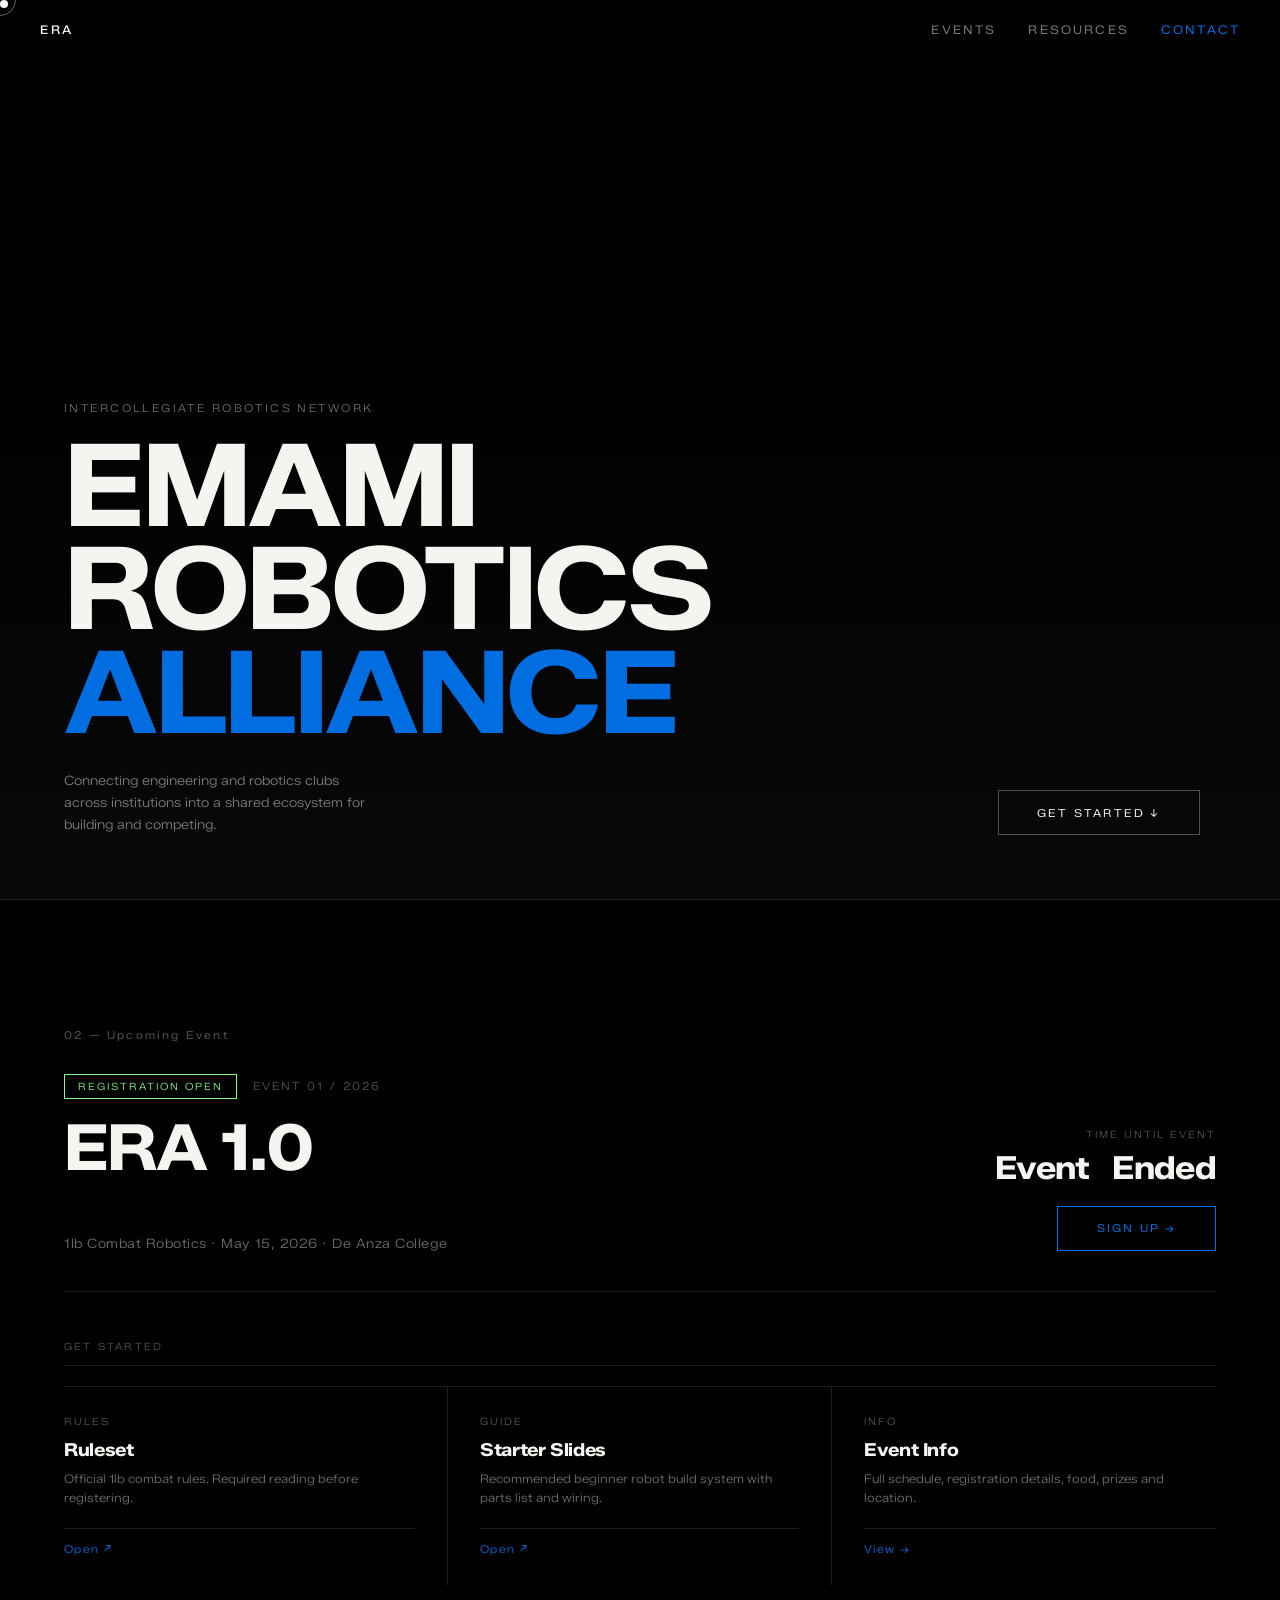
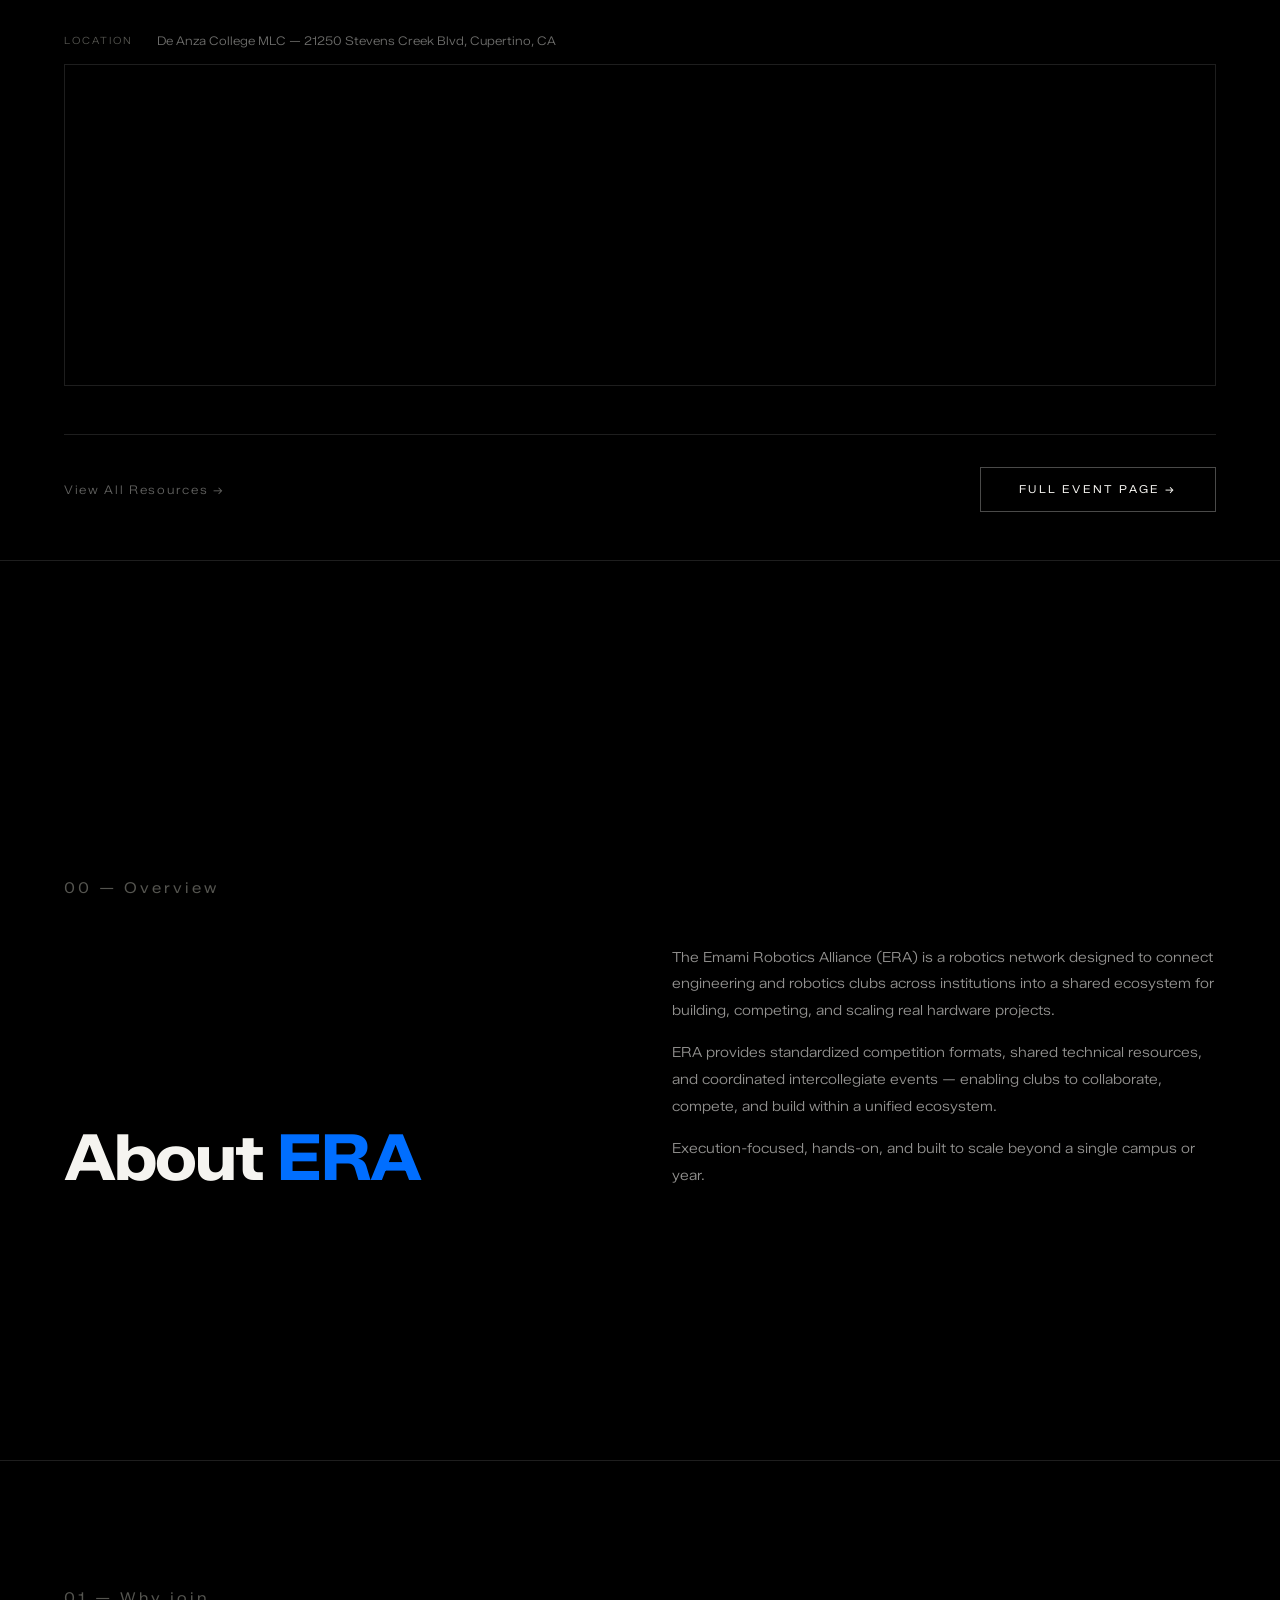
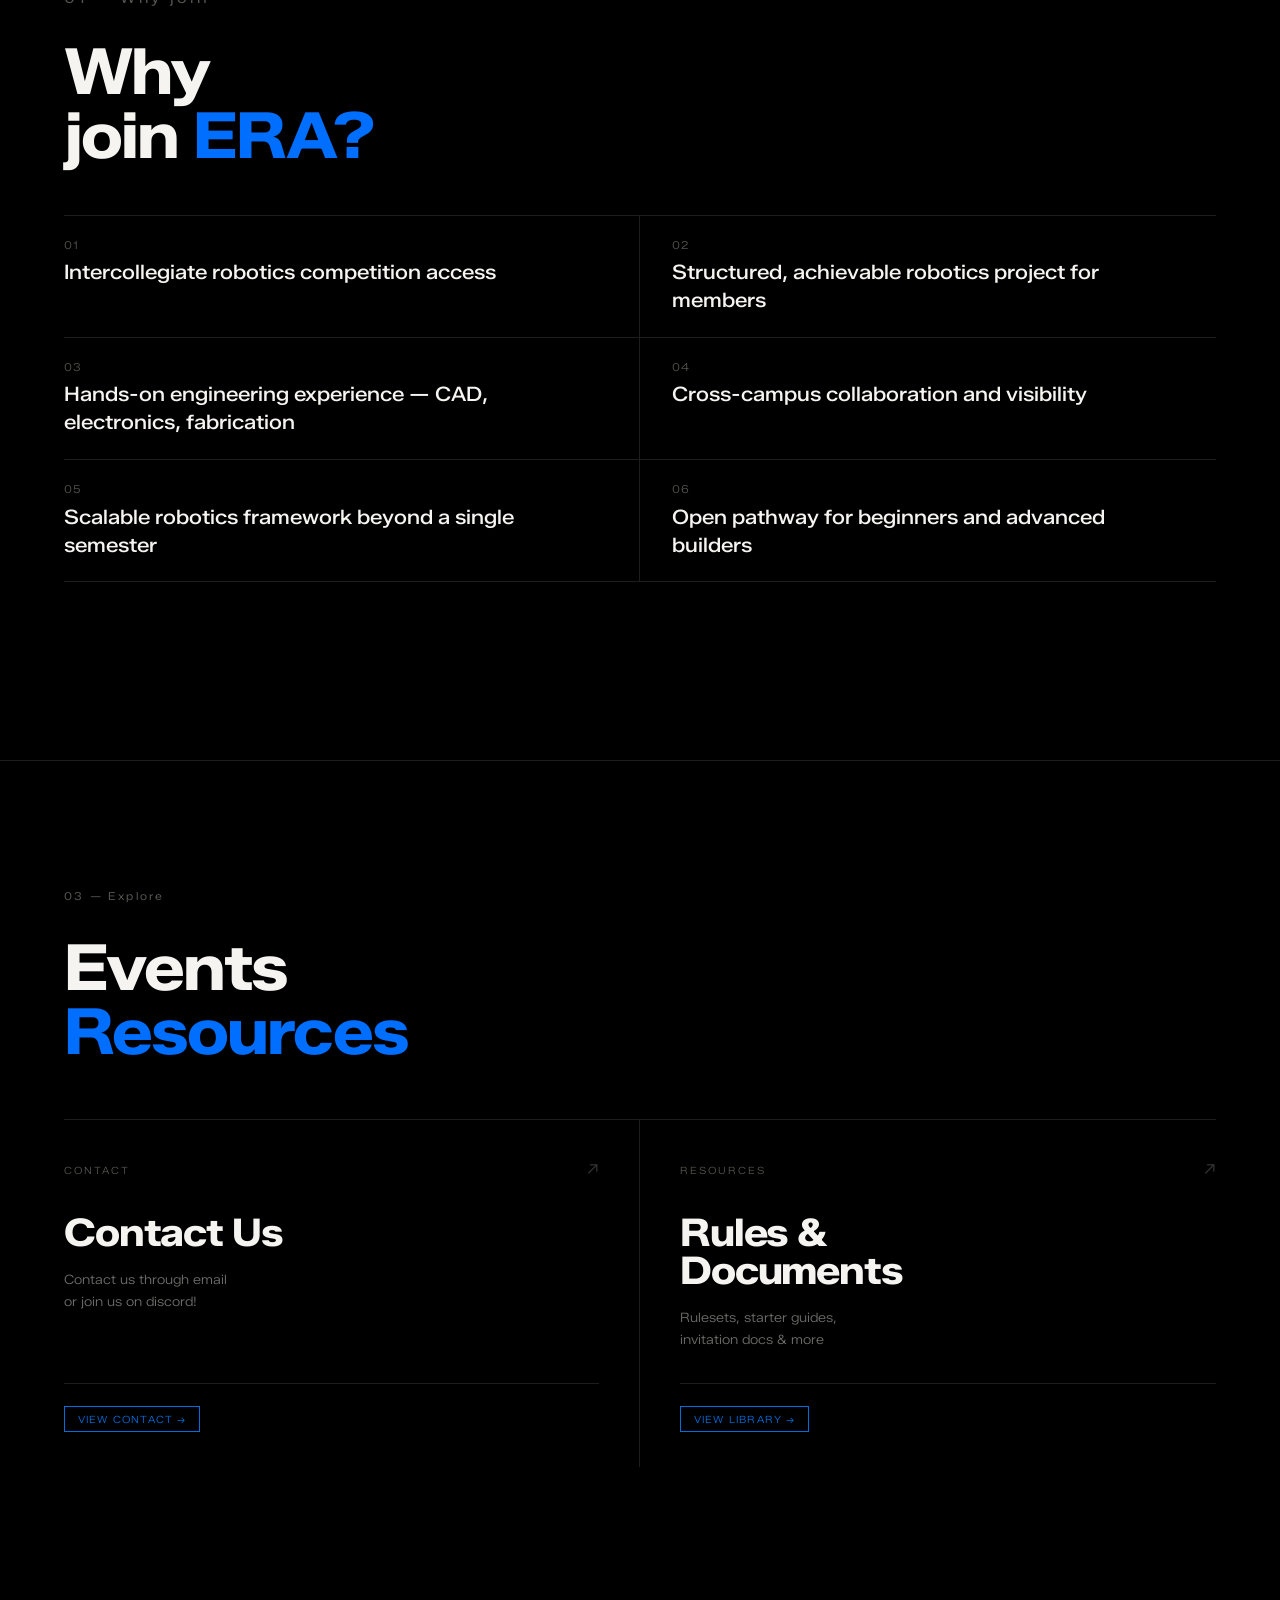
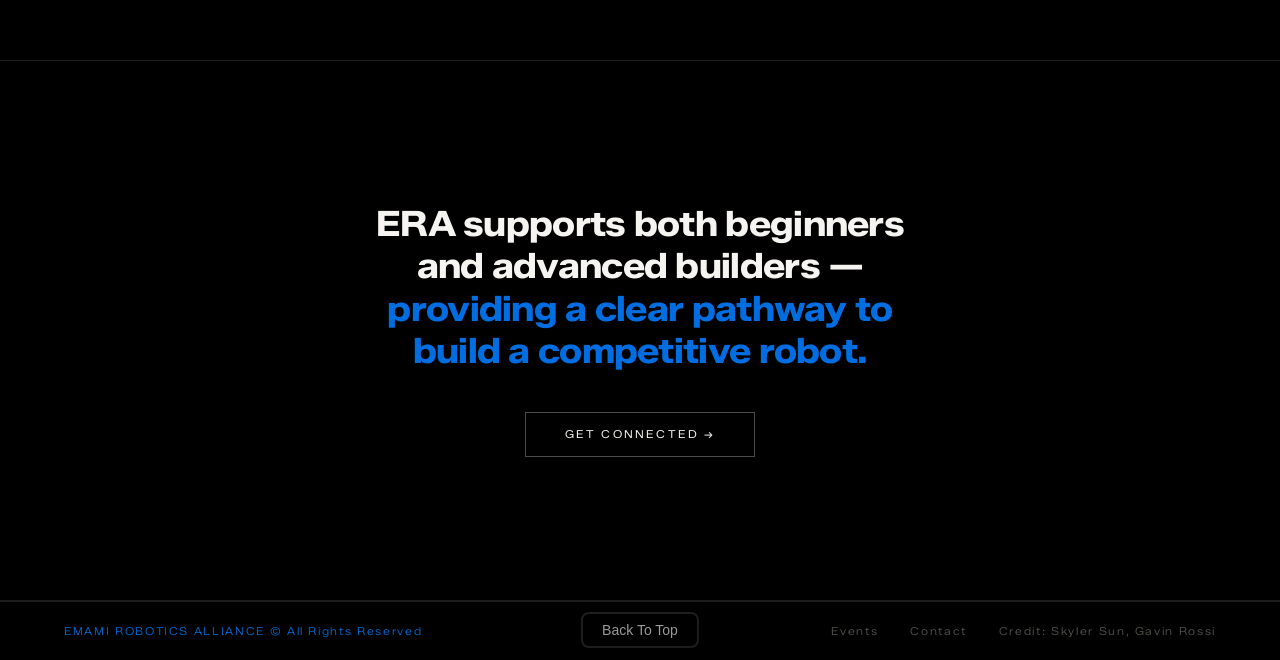
<file: index.html>
<!DOCTYPE html>
<html lang="en">
<head>
    <meta charset="UTF-8">
    <meta name="viewport" content="width=device-width, initial-scale=1.0">
    <meta name="viewport" content="width=device-width, initial-scale=1.0">
    <title>ERA robotics</title>
    <link rel="icon" type="image/png" href="./logo/f.png">
    <link rel="preconnect" href="https://fonts.googleapis.com">
<link rel="preconnect" href="https://fonts.gstatic.com" crossorigin>
<link href="https://fonts.googleapis.com/css2?family=Zalando+Sans+SemiExpanded:ital,wght@0,200..900;1,200..900&display=swap" rel="stylesheet">
<link rel="preconnect" href="https://fonts.googleapis.com">
<link rel="preconnect" href="https://fonts.gstatic.com" crossorigin>
<link href="https://fonts.googleapis.com/css2?family=Playfair+Display:ital,wght@0,400..900;1,400..900&display=swap" rel="stylesheet">
</head>
<body>
    <div class="cursor" id="cursor"></div>
    <div class="cursor-ring" id="cursor-ring"></div>

    <nav>
    <a href="#hero" class="logo">ERA</a>
    <div style="display:flex;gap:2rem;align-items:center;">
        <a href="./events.html" class="nav-link">EVENTS</a>
<a href="./resources.html" class="nav-link">RESOURCES</a>
        
        <a href="./contact.html" class="nav-link1">CONTACT</a>
    </div>
    </nav>

    <!-- HERO -->
    <section id="hero">
    <div class="video-wrap">
        <video autoplay muted loop playsinline src="./video/mainpagevideo.mp4"></video>
    </div>
    <p class="hero-tag">Intercollegiate Robotics Network</p>
    <h1>EMAMI<br>ROBOTICS<br><span class="dim">ALLIANCE</span></h1>
  <p class="hero-sub">Connecting engineering and robotics clubs across institutions into a shared ecosystem for building and competing.</p>
    <a href="#explore" class="btn btnStart" style="color: var(--white);">Get Started<span class="arrow">&nbsp↓</span></a>
    <span class="scroll-hint"></span>
    </section>

<!-- EVENTS PREVIEW -->
<section id="explore">
  <p class="section-index reveal">02 — Upcoming Event</p>

  <!-- Event Header Row -->
  <div class="ev-header reveal">
    <div class="ev-header-left">
      <div class="ev-tag-row">
        <span class="ev-tag">Registration Open</span>
        <span class="ev-number">EVENT 01 / 2026</span>
      </div>
      <h2 class="ev-title">ERA 1.0</h2>
      <p class="ev-subtitle">1lb Combat Robotics · May 15, 2026 · De Anza College</p>
    </div>
    <div class="ev-header-right">
      <div class="ev-countdown-box">
        <div class="ev-countdown-label">Time Until Event</div>
        <div class="ev-countdown-value" id="countdown-main"></div>
      </div>
      <a href="./contact.html"  class="btn btn-blue">Sign Up →</a>
    </div>
  </div>

  <!-- Get Started Cards -->
  <div class="ev-get-started reveal" style="transition-delay:0.1s">
    <p class="ev-cards-label">Get Started</p>
    <div class="ev-cards-grid">

      <a href="./Documents/ERA_Ruleset0.pdf" class="ev-card"> 
        <div class="ev-card-tag">Rules</div>
        <div class="ev-card-title">Ruleset</div>
        <div class="ev-card-desc">Official 1lb combat rules. Required reading before registering.</div>
        <div class="ev-card-footer">Open ↗</div>
      </a>

      <a href="https://docs.google.com/presentation/d/1oJAJI42nkFIAl2sw0i7kN9J7kBLpjucBTzRLAUR3wqQ/edit" target="_blank" class="ev-card">
        <div class="ev-card-tag">Guide</div>
        <div class="ev-card-title">Starter Slides</div>
        <div class="ev-card-desc">Recommended beginner robot build system with parts list and wiring.</div>
        <div class="ev-card-footer">Open ↗</div>
      </a>

      <a href="./events.html" class="ev-card">
        <div class="ev-card-tag">Info</div>
        <div class="ev-card-title">Event Info</div>
        <div class="ev-card-desc">Full schedule, registration details, food, prizes and location.</div>
        <div class="ev-card-footer">View →</div>
      </a>

    </div>
  </div>

  <!-- Map -->
  <div class="ev-map reveal" style="transition-delay:0.2s">
    <div class="ev-map-label">
      <span class="ev-map-tag">Location</span>
      <span class="ev-map-address">De Anza College MLC — 21250 Stevens Creek Blvd, Cupertino, CA</span>
    </div>
    <div class="ev-map-frame">
      <iframe
        src="https://www.google.com/maps?q=37.320794593093865,-122.04809539858707&z=17&output=embed"
        width="100%" height="320"
        style="border:none; display:block;"
        loading="lazy">
      </iframe>
    </div>
  </div>

  <!-- Bottom link to full events page -->
  <div class="ev-footer-row reveal" style="transition-delay:0.25s">
    <a href="./resources.html" class="ev-text-link">View All Resources →</a>
    <a href="./events.html" class="btn">Full Event Page →</a>
  </div>

</section>




    <!-- STATS 
    <div class="stats-bar">
    <div class="stat reveal">
        <div class="stat-num">01</div>
        <div class="stat-label">Network</div>
    </div>
    <div class="stat reveal" style="transition-delay:0.1s">
        <div class="stat-num">∞</div>
        <div class="stat-label">Campuses</div>
    </div>
    <div class="stat reveal" style="transition-delay:0.2s">
        <div class="stat-num">Now</div>
        <div class="stat-label">Recruiting</div>
    </div>
    </div>
    -->
    <!-- OVERVIEW -->
    <section id="overview">
    <p class="section-index reveal">00 — Overview</p>
    <div class="overview-grid">
        <h2 class="reveal">About <span style="color: rgb(0, 110, 255);">ERA</span></h2>
        <div class="overview-body reveal" style="transition-delay:0.15s">
        <p>The Emami Robotics Alliance (ERA) is a robotics network designed to connect engineering and robotics clubs across institutions into a shared ecosystem for building, competing, and scaling real hardware projects. </p>
        <p>ERA provides standardized competition formats, shared technical resources, and coordinated intercollegiate events — enabling clubs to collaborate, compete, and build within a unified ecosystem.</p>
        <p>Execution-focused, hands-on, and built to scale beyond a single campus or year.</p>
        </div>
    </div>
    </section>

    <!-- WHY JOIN -->
    <section id="why">
    <!--
    <div class="bg-img">
        <img src="./image/image.png" alt="">
    </div>-->
    <p class="section-index" >01 — Why join</p>
    <h2 class="reveal">Why<br>join <span style="color: rgb(0, 110, 255);">ERA?</span> </h2>
    <div class="reasons">
        <div class="reason reveal">
        <div class="reason-num">01</div>
        <div class="reason-text">Intercollegiate robotics competition access</div>
        </div>
        <div class="reason reveal" style="transition-delay:0.05s">
        <div class="reason-num">02</div>
        <div class="reason-text">Structured, achievable robotics project for members</div>
        </div>
        <div class="reason reveal" style="transition-delay:0.1s">
        <div class="reason-num">03</div>
        <div class="reason-text">Hands-on engineering experience — CAD, electronics, fabrication</div>
        </div>
        <div class="reason reveal" style="transition-delay:0.15s">
        <div class="reason-num">04</div>
        <div class="reason-text">Cross-campus collaboration and visibility</div>
        </div>
        <div class="reason reveal" style="transition-delay:0.2s">
        <div class="reason-num">05</div>
        <div class="reason-text">Scalable robotics framework beyond a single semester</div>
        </div>
        <div class="reason reveal" style="transition-delay:0.25s">
        <div class="reason-num">06</div>
        <div class="reason-text">Open pathway for beginners and advanced builders</div>
        </div>
    </div>
    </section>


    <!-- EXPLORE -->
<section id="explore">
  <p class="section-index reveal">03 — Explore</p>
  <h2 class="reveal">Events<br> <span style="color: rgb(0, 110, 255);">Resources</span></h2>
  <div class="explore-grid">

    <a href="./contact.html" class="explore-card reveal">
      <div class="explore-card-top">
        <span class="explore-tag">Contact</span>
        <span class="explore-arrow">↗</span>
      </div>
      <div class="explore-card-body">
        <div class="explore-card-title">Contact Us  </div>
        <div class="explore-card-sub">Contact us through email<br>or join us on discord!</div>
      </div>
      <div class="explore-card-footer">
        <span class="explore-status docs">view contact →</span>
      </div>
    </a>

    <a href="./resources.html" class="explore-card reveal" style="transition-delay:0.1s">
      <div class="explore-card-top">
        <span class="explore-tag">Resources</span>
        <span class="explore-arrow">↗</span>
      </div>
      <div class="explore-card-body">
        <div class="explore-card-title">Rules &<br>Documents</div>
        <div class="explore-card-sub">Rulesets, starter guides,<br>invitation docs & more</div>
      </div>
      <div class="explore-card-footer">
        <span class="explore-status docs">View Library →</span>
      </div>
    </a>

  </div>
</section>
    <!-- TIMELINE 
    <section id="timeline">
    <p class="section-index reveal">02 — Seasons & Competitions</p>
    <h2 class="reveal">Upcoming<br>Seasons</h2>
    <div class="tl-track">

        <div class="tl-col reveal">
        <div class="tl-num">01</div>
        <div class="tl-line-row">
            <div class="tl-dot"></div>
            <div class="tl-dash"></div>
        </div>
        <div class="tl-date">Spring 2026</div>
        <div class="tl-name">Season 01 — Kickoff</div>
        <div class="tl-desc">First intercollegiate build season. Teams across campuses receive the challenge brief and begin construction. Location TBD.</div>
        <span class="tl-badge open">Open</span>
        </div>

        <div class="tl-col reveal" style="transition-delay:0.1s">
        <div class="tl-num">02</div>
        <div class="tl-line-row">
            <div class="tl-dot"></div>
            <div class="tl-dash"></div>
        </div>
        <div class="tl-date">Summer 2026</div>
        <div class="tl-name">Regional Qualifier</div>
        <div class="tl-desc">Cross-campus qualifier event. Participating clubs present and compete their robots. Top teams advance to the championship.</div>
        <span class="tl-badge upcoming">Upcoming</span>
        </div>

        <div class="tl-col reveal" style="transition-delay:0.2s">
        <div class="tl-num">03</div>
        <div class="tl-line-row">
            <div class="tl-dot"></div>
            <div class="tl-dash"></div>
        </div>
        <div class="tl-date">Fall 2026</div>
        <div class="tl-name">ERA Championship</div>
        <div class="tl-desc">Season finale and intercollegiate finals. The top teams from all qualifying events compete for the inaugural ERA title.</div>
        <span class="tl-badge upcoming">Upcoming</span>
        </div>

        <div class="tl-col reveal" style="transition-delay:0.3s">
        <div class="tl-num">04</div>
        <div class="tl-line-row">
            <div class="tl-dot"></div>
        </div>
        <div class="tl-date">2027</div>
        <div class="tl-name">Season 02</div>
        <div class="tl-desc">Expanded network, more campuses. New challenge format announced. Applications open to additional institutions.</div>
        <span class="tl-badge tbd">TBD</span>
        </div>

    </div>
    </section>
-->

    <!-- CTA -->
    <section id="cta">
    <div class="cta-inner">
        <p class="reveal">ERA supports both beginners and advanced builders — <span class="dim">providing a clear pathway to build a competitive robot.</span></p>
        <a href="./contact.html" class="btn reveal" style="transition-delay:0.2s">Get Connected →</a>
    </div>
    </section>

    <footer>
    <span style="color:rgb(0,110,225);">EMAMI ROBOTICS ALLIANCE &copy;  All Rights Reserved</span>
         <button id="backToTop">Back To Top</button>
    <div class="footer-links">
      <a href="./events.html" class="footer-link">Events</a>
      <a href="./contact.html" class="footer-link">Contact</a>
      <span style="font-size:11px;letter-spacing:0.15em;">Credit: Skyler Sun, Gavin Rossi</span>
    </div>
  </footer>

    <script src="./main.js"></script>
    


    <link rel="stylesheet" href="./ind.css">

</body>
</html>
</file>
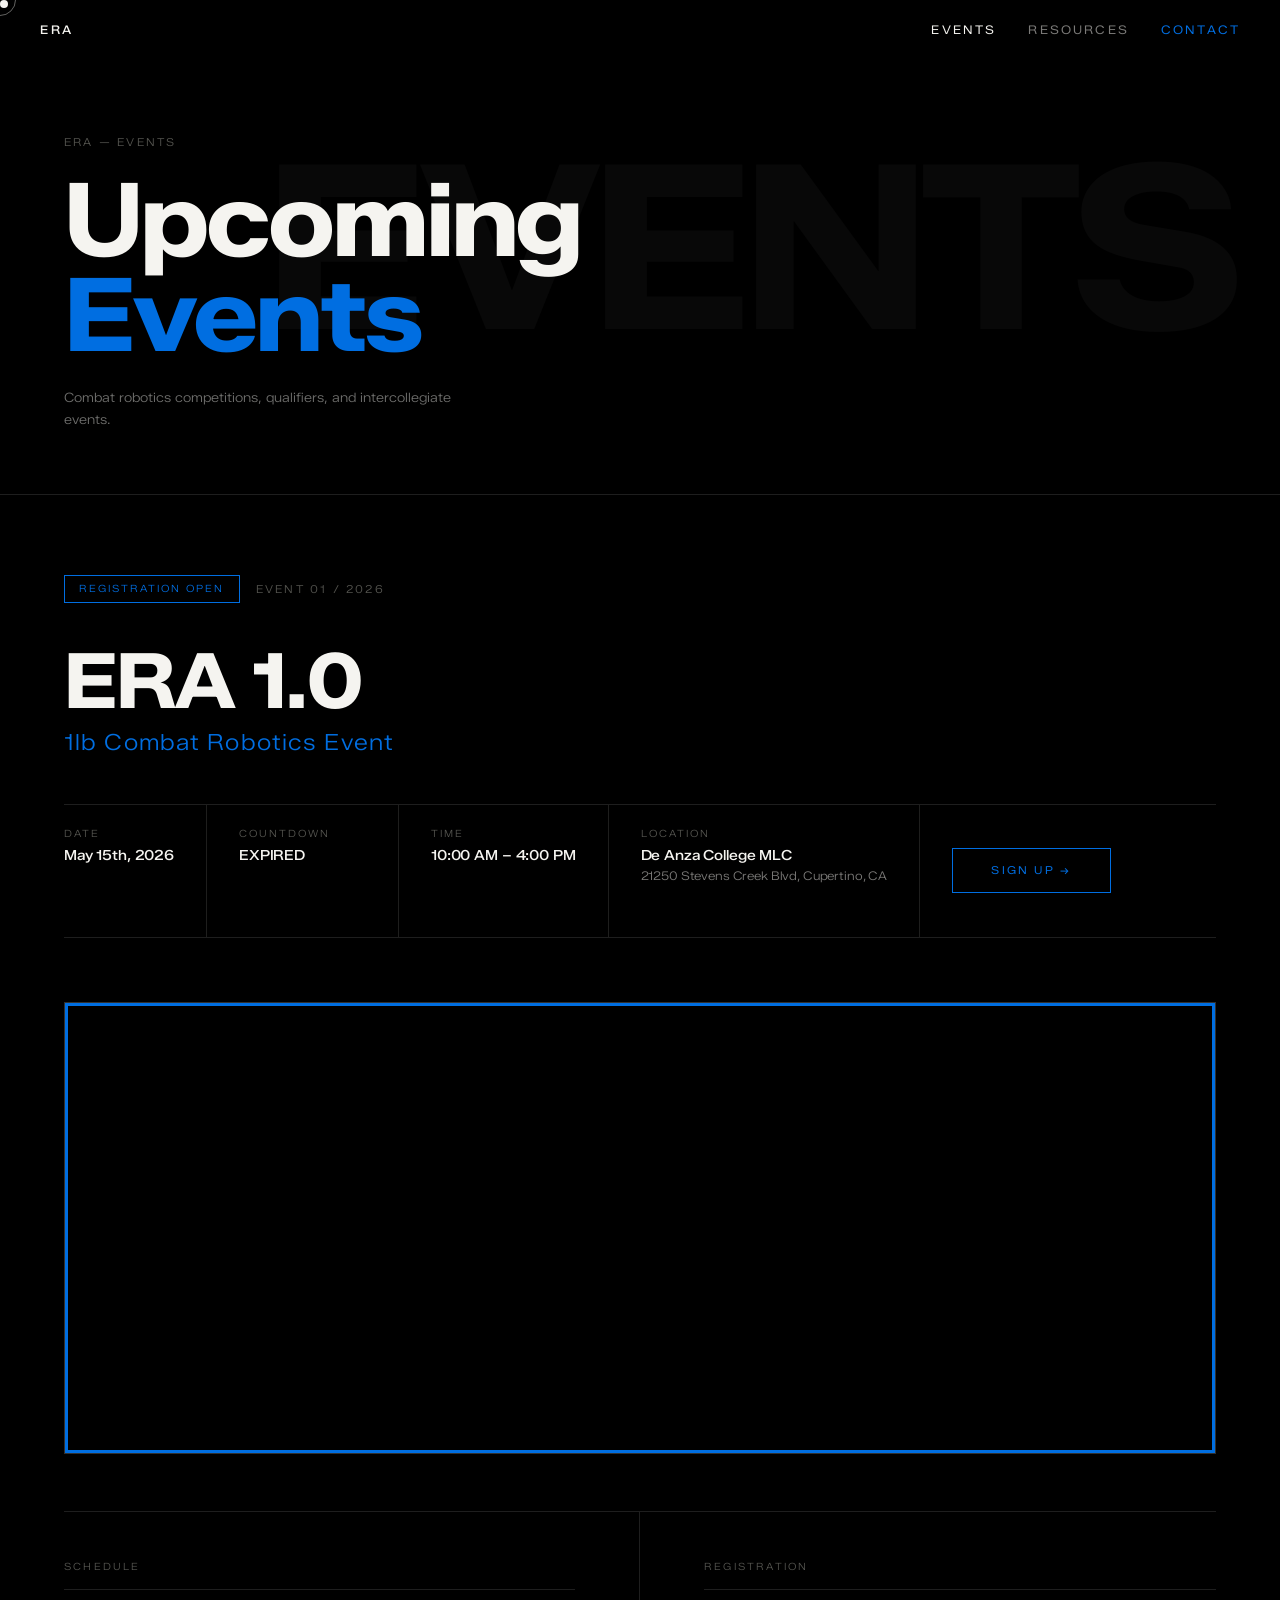
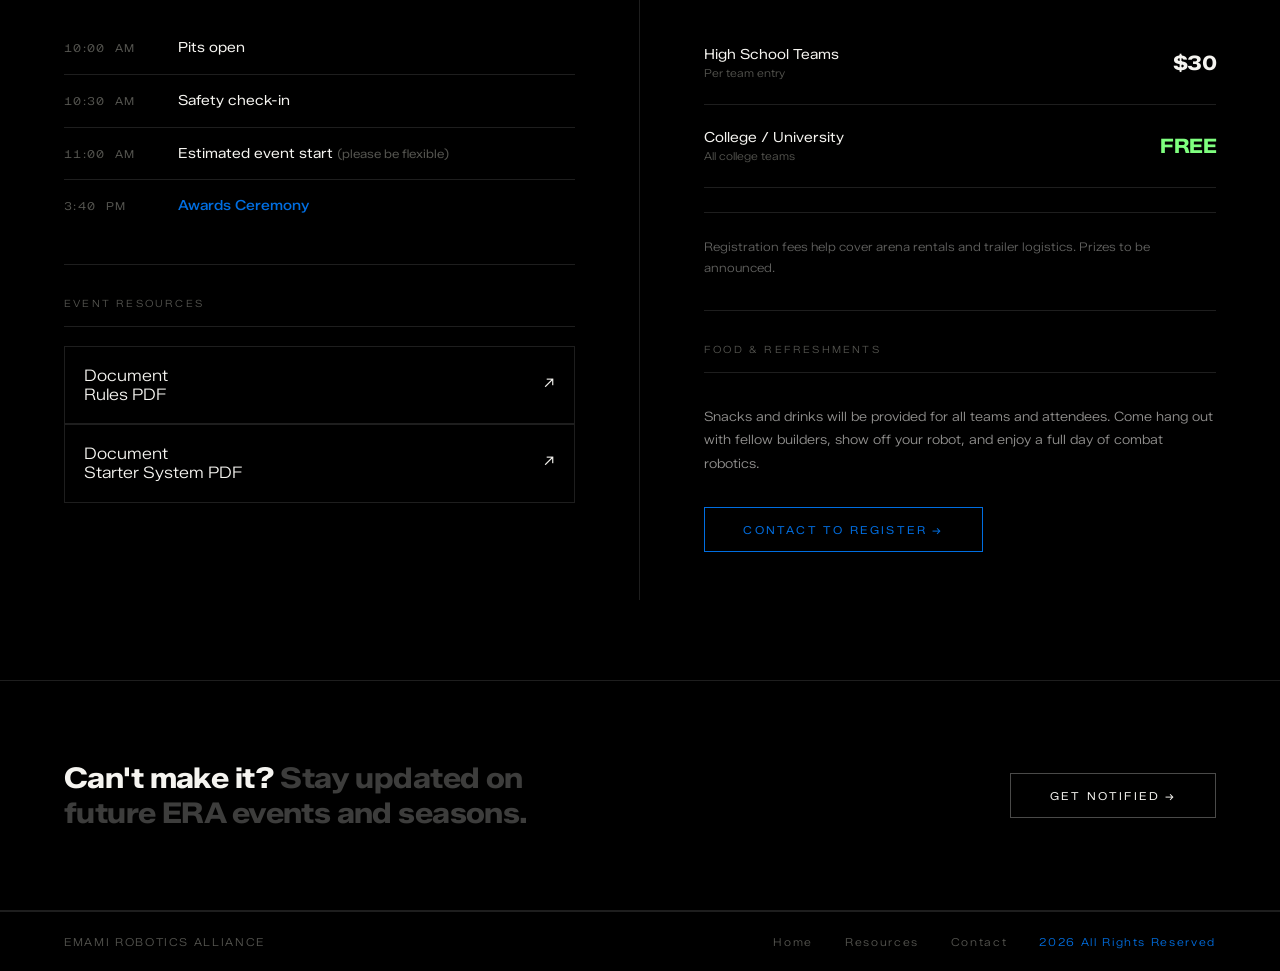
<file: events.html>
<!DOCTYPE html>
<html lang="en">
<head>
  <meta charset="UTF-8">
  <meta name="viewport" content="width=device-width, initial-scale=1.0">
  <title>ERA — Events</title>
  <link rel="icon" type="image/png" href="./logo/f.png">
  <link rel="preconnect" href="https://fonts.googleapis.com">
  <link rel="preconnect" href="https://fonts.gstatic.com" crossorigin>
  <link href="https://fonts.googleapis.com/css2?family=Zalando+Sans+SemiExpanded:ital,wght@0,200..900;1,200..900&display=swap" rel="stylesheet">
  <style>
    *, *::before, *::after { margin: 0; padding: 0; box-sizing: border-box; }

    :root {
      --white: #f5f4f0;
      --black: #000000;
      --muted: #555550;
      --border: rgba(245, 244, 240, 0.12);
      --border-mid: rgba(245, 244, 240, 0.2);
      --blue: rgb(0, 110, 225);
    }

    html { scrollbar-width: none; overflow-y: scroll; }
    html::-webkit-scrollbar { display: none; }

    body {
      background: var(--black);
      color: var(--white);
      font-family: "Zalando Sans SemiExpanded", sans-serif;
      font-weight: 300;
      cursor: none;
    }

    .cursor {
      width: 8px; height: 8px;
      background: var(--white); border-radius: 50%;
      position: fixed; top: 0; left: 0;
      pointer-events: none; z-index: 9999;
    }
    .cursor-ring {
      width: 32px; height: 32px;
      border: 1px solid rgba(245,244,240,0.4); border-radius: 50%;
      position: fixed; top: 0; left: 0;
      pointer-events: none; z-index: 9998;
      transition: transform 0.08s ease;
    }

    nav {
      position: fixed; top: 0; left: 0; right: 0; z-index: 100;
      display: flex; justify-content: space-between; align-items: center;
      padding: 1.4rem 2.5rem;
    }
    nav .logo {
      font-size: 12px; font-weight: 500; letter-spacing: 0.22em;
      color: var(--white); text-decoration: none;
    }
    nav .nav-links { display: flex; gap: 2rem; align-items: center; }
    nav .nav-link {
      font-size: 12px; font-weight: 400; letter-spacing: 0.18em;
      color: rgba(245,244,240,0.5); text-decoration: none;
      transition: color 0.2s ease;
    }
    nav .nav-link:hover { color: var(--white); }
    nav .nav-link.active { color: var(--white); }
    nav .nav-link-blue {
      font-size: 12px; font-weight: 400; letter-spacing: 0.18em;
      color: var(--blue); text-decoration: none;
    }

    /* PAGE HEADER */
    .page-header {
      min-height: 55vh;
      display: flex; flex-direction: column; justify-content: flex-end;
      padding: 8rem 4rem 4rem;
      border-bottom: 1px solid var(--border);
      position: relative; overflow: hidden;
    }
    .page-header::before {
      content: 'EVENTS';
      position: absolute;
      right: 3rem; top: 50%; transform: translateY(-50%);
      font-size: clamp(8rem, 18vw, 20rem);
      font-weight: 700; letter-spacing: -0.05em;
      color: rgba(245,244,240,0.03);
      pointer-events: none; user-select: none;
      line-height: 1;
    }
    .page-header .section-index {
      font-size: 11px; letter-spacing: 0.2em; color: var(--muted);
      margin-bottom: 1.5rem;
      animation: fadeUp 0.8s ease both 0.1s;
    }
    .page-header h1 {
      font-size: clamp(3rem, 8vw, 7rem);
      font-weight: 700; line-height: 0.92; letter-spacing: -0.03em;
      animation: fadeUp 0.8s ease both 0.25s;
    }
    .page-header h1 span { color: var(--blue); }
    .page-header .header-sub {
      font-size: 13px; font-weight: 300;
      color: rgba(245,244,240,0.45); margin-top: 1.5rem;
      max-width: 400px; line-height: 1.7;
      animation: fadeUp 0.8s ease both 0.4s;
    }

    /* EVENT CARD HERO */
    .event-hero {
      padding: 5rem 4rem;
      border-bottom: 1px solid var(--border);
      position: relative;
    }
    .event-tag-row {
      display: flex; align-items: center; gap: 1rem;
      margin-bottom: 2.5rem;
    }
    .event-tag {
      font-size: 10px; letter-spacing: 0.2em; text-transform: uppercase;
      padding: 0.4rem 0.9rem;
      border: 1px solid rgba(127,255,127,0.4);
      color: #7fff7f;
    }
    .event-tag.upcoming {
      border-color: var(--blue);
      color: var(--blue);
    }
    .event-number {
      font-size: 11px; letter-spacing: 0.2em; color: var(--muted);
    }

    .event-title {
      font-size: clamp(2.2rem, 6vw, 5rem);
      font-weight: 700; line-height: 1; letter-spacing: -0.03em;
      margin-bottom: 0.5rem;
    }
    .event-subtitle {
      font-size: clamp(1rem, 2vw, 1.4rem);
      font-weight: 300; color: var(--blue);
      letter-spacing: 0.05em; margin-bottom: 3rem;
    }

    .meta-item:nth-child(2) {
    min-width: 160px;
    }

    .event-meta-bar {
      display: grid; grid-template-columns: repeat(4, auto) 1fr;
      gap: 0;
      border-top: 1px solid var(--border);
      border-bottom: 1px solid var(--border);
      margin-bottom: 4rem;
    }
    .meta-item {
      padding: 1.4rem 2rem 1.4rem 0;
      border-right: 1px solid var(--border);
      margin-right: 2rem;
    }
    .meta-item:last-child { border-right: none; margin-right: 0; }
    .meta-label {
      font-size: 10px; letter-spacing: 0.2em; color: var(--muted);
      text-transform: uppercase; margin-bottom: 0.4rem;
    }
    .meta-value {
      font-size: 14px; font-weight: 500; letter-spacing: -0.01em;
      line-height: 1.4;
    }

    /* CONTENT GRID */
    .event-content {
      display: grid;
      grid-template-columns: 1fr 1fr;
      gap: 0;
      border-top: 1px solid var(--border);
    }

    .event-col {
      padding: 3rem 4rem 3rem 0;
      border-right: 1px solid var(--border);
    }
    .event-col:last-child {
      border-right: none;
      padding-left: 4rem; padding-right: 0;
    }

    .col-heading {
      font-size: 10px; letter-spacing: 0.22em; color: var(--muted);
      text-transform: uppercase; margin-bottom: 2rem;
      padding-bottom: 1rem;
      border-bottom: 1px solid var(--border);
    }

    /* SCHEDULE */
    .schedule-list { display: flex; flex-direction: column; }
    .schedule-row {
      display: grid; grid-template-columns: 90px 1fr;
      padding: 1rem 0;
      border-bottom: 1px solid var(--border);
      gap: 1.5rem; align-items: baseline;
    }
    .schedule-row:last-child { border-bottom: none; }
    .sched-time {
      font-size: 11px; letter-spacing: 0.12em;
      color: var(--muted); font-weight: 400;
      font-variant-numeric: tabular-nums;
    }
    .sched-event {
      font-size: 14px; font-weight: 400; line-height: 1.4;
    }
    .sched-event.highlight { color: var(--blue); font-weight: 500; }

    /* REGISTRATION */
    .reg-item {
      padding: 1.5rem 0;
      border-bottom: 1px solid var(--border);
      display: flex; justify-content: space-between; align-items: center;
    }
    .reg-item:last-of-type { border-bottom: none; }
    .reg-type { font-size: 14px; font-weight: 400; }
    .reg-price {
      font-size: 20px; font-weight: 700; letter-spacing: -0.03em;
    }
    .reg-price.free { color: #7fff7f; }
    .reg-price.paid { color: var(--white); }

    .reg-note {
      font-size: 12px; font-weight: 300;
      color: rgba(245,244,240,0.4); line-height: 1.7;
      margin-top: 1.5rem; padding-top: 1.5rem;
      border-top: 1px solid var(--border);
    }

    /* RESOURCES STRIP */
    .resources-strip {
      margin-top: 2rem; padding-top: 2rem;
      border-top: 1px solid var(--border);
    }
    .resources-strip .col-heading { margin-bottom: 1.2rem; }
    .resource-links { display: flex; flex-direction: column; gap: 0; }
    .resource-link {
      display: flex; justify-content: space-between; align-items: center;
      padding: 1rem 0;
      border-bottom: 1px solid var(--border);
      text-decoration: none;
      color: var(--white);
      font-size: 13px; font-weight: 500;
      letter-spacing: 0.04em;
      transition: color 0.2s ease;
    }
    .resource-link:hover { color: var(--blue); }
    .resource-link:last-child { border-bottom: none; }
    .resource-link-arrow { font-size: 12px; color: var(--muted); transition: color 0.2s; }
    .resource-link:hover .resource-link-arrow { color: var(--blue); }

    /* FOOD BANNER */
    .food-banner {
      padding: 3rem 4rem;
      border-top: 1px solid var(--border);
      border-bottom: 1px solid var(--border);
      display: flex; justify-content: space-between; align-items: center;
    }
    .food-text { font-size: 14px; font-weight: 300; color: rgba(245,244,240,0.6); line-height: 1.7; max-width: 500px; }
    .food-label { font-size: 10px; letter-spacing: 0.2em; color: var(--muted); text-transform: uppercase; margin-bottom: 0.5rem; }

    /* CTA */
    .event-cta {
      padding: 5rem 4rem;
      display: flex; justify-content: space-between; align-items: center;
      border-bottom: 1px solid var(--border);
    }
    .event-cta p {
      font-size: clamp(1.2rem, 2.5vw, 1.8rem);
      font-weight: 700; letter-spacing: -0.02em; line-height: 1.2;
      max-width: 500px;
    }
    .event-cta p span { color: rgba(245,244,240,0.25); }
    .btn {
      display: inline-block;
      font-family: "Zalando Sans SemiExpanded", sans-serif;
      font-size: 11px; font-weight: 400; letter-spacing: 0.2em;
      text-transform: uppercase; color: var(--white);
      text-decoration: none; padding: 0.9rem 2.4rem;
      border: 1px solid rgba(245,244,240,0.3);
      transition: background 0.2s, border-color 0.2s;
      cursor: none; white-space: nowrap;
    }
    .btn:hover { background: rgba(245,244,240,0.06); border-color: rgba(245,244,240,0.6); }
    .btn-blue {
      border-color: var(--blue); color: var(--blue);
    }
    .btn-blue:hover { background: rgba(0,110,225,0.08); border-color: var(--blue); }

    footer {
      padding: 1.4rem 4rem;
      display: flex; justify-content: space-between; align-items: center;
      border-top: 1px solid var(--border);
    }
    footer span { font-size: 11px; letter-spacing: 0.15em; color: var(--muted); }
    .footer-links { display: flex; gap: 2rem; }
    .footer-link { font-size: 11px; letter-spacing: 0.15em; color: var(--muted); text-decoration: none; transition: color 0.2s; }
    .footer-link:hover { color: var(--white); }

    @keyframes fadeUp {
      from { opacity: 0; transform: translateY(18px); }
      to   { opacity: 1; transform: translateY(0); }
    }
    .reveal { opacity: 0; transform: translateY(20px); transition: opacity 0.7s ease, transform 0.7s ease; }
    .reveal.visible { opacity: 1; transform: translateY(0); }

    @media (max-width: 900px) {
  .cursor, .cursor-ring { display: none; }
  body { cursor: auto; }
  .event-hero { padding: 3rem 2rem; }
  .event-meta-bar { grid-template-columns: 1fr 1fr; }
  .meta-item:last-child { display: none; }
  .event-content { grid-template-columns: 1fr; }
  .event-col { border-right: none; padding: 2rem 0; }
  .event-col:last-child { padding-left: 0; border-top: 1px solid var(--border); }
  .event-cta { padding: 3rem 2rem; flex-direction: column; gap: 2rem; align-items: flex-start; }
  .page-header { padding: 6rem 2rem 3rem; }
  footer { padding: 1.4rem 2rem; }
}

@media (max-width: 600px) {
  nav div { gap: 1.2rem !important; }
  nav .nav-link, nav .nav-link-blue { font-size: 10px; letter-spacing: 0.1em; }
  .page-header { padding: 5rem 1.2rem 2.5rem; min-height: unset; }
  .page-header::before { display: none; }
  .event-hero { padding: 2.5rem 1.2rem; }
  .event-meta-bar { grid-template-columns: 1fr; }
  .meta-item { border-right: none; margin-right: 0; padding-right: 0; }
  .meta-item:last-child { display: none; }
  .event-content { grid-template-columns: 1fr; }
  .event-col { padding: 2rem 0; border-right: none; }
  .event-col:last-child { padding-left: 0; border-top: 1px solid var(--border); }
  .event-cta { padding: 2.5rem 1.2rem; flex-direction: column; gap: 1.5rem; align-items: flex-start; }
  .event-cta p { font-size: 1.2rem; }
  footer { padding: 1.2rem; flex-wrap: wrap; gap: 0.7rem; }
  .footer-links { flex-wrap: wrap; gap: 1rem; }
}



  </style>
</head>
<body>

<style>
  * { cursor: none !important; }

.cursor, .cursor-ring {
  will-change: transform;
  transition: opacity 0.2s ease;
}
</style>

<div class="cursor" id="cursor"></div>
<div class="cursor-ring" id="cursor-ring"></div>

  <nav>
    <a href="./index.html" class="logo">ERA</a>
    <div class="nav-links">
    
      <a href="./events.html" class="nav-link active">EVENTS</a>
      <a href="./resources.html" class="nav-link">RESOURCES</a>
      <a href="./contact.html" class="nav-link-blue">CONTACT</a>
    </div>
  </nav>

  <div class="page-header">
    <p class="section-index">ERA — EVENTS</p>
    <h1>Upcoming<br><span>Events</span></h1>
    <p class="header-sub">Combat robotics competitions, qualifiers, and intercollegiate events.</p>
  </div>

  <!-- EVENT 01 -->
  <div class="event-hero reveal">
    <div class="event-tag-row">
      <span class="event-tag upcoming">Registration Open</span>
      <span class="event-number">EVENT 01 / 2026</span>
    </div>
    <h2 class="event-title">ERA 1.0</h2>
    <p class="event-subtitle">1lb Combat Robotics Event</p>

    <div class="event-meta-bar">
      <div class="meta-item">
        <div class="meta-label">Date</div>
        <div class="meta-value">May 15th, 2026</div>
      </div>
      <div class="meta-item">
        <div class="meta-label">Countdown</div>
         <div class="meta-value" id="demo"></div>
      </div>
      <div class="meta-item">
        <div class="meta-label">Time</div>
        <div class="meta-value">10:00 AM – 4:00 PM</div>
      </div>
      <div class="meta-item">
        <div class="meta-label">Location</div>
        <div class="meta-value">De Anza College MLC<br><span style="font-weight:300;color:rgba(245,244,240,0.5);font-size:12px;">21250 Stevens Creek Blvd, Cupertino, CA</span></div>
      </div>
      <div class="meta-item" style="display:flex; flex-direction:column; justify-content:center; gap:1rem; border-right:none;">
  <div>
    <div class="meta-label"></div>
    <div class="meta-value">
      <span style="font-weight:300;color:rgba(245,244,240,0.5);font-size:12px;"></span>
    </div>
  </div>
<div class="meta-item" style="display:flex; align-items:flex-start; padding-top:1.4rem; margin-top:-1.5rem;">
<a href="https://forms.gle/5mYkBPdYZXZhqce69" target="_blank" class="btn btn-blue">Sign Up →</a></div>
    </div>
    
      <!-- COUNTDOWN TIMER -->
 <!-- Display the countdown timer in an element -->

<script>
  var countDownDate = new Date("May 15, 2026 12:00:00").getTime();

  function updateCountdown() {
    var now = new Date().getTime();
    var distance = countDownDate - now;

    var days    = Math.floor(distance / (1000 * 60 * 60 * 24));
    var hours   = Math.floor((distance % (1000 * 60 * 60 * 24)) / (1000 * 60 * 60));
    var minutes = Math.floor((distance % (1000 * 60 * 60)) / (1000 * 60));
    var seconds = Math.floor((distance % (1000 * 60)) / 1000);

    if (distance < 0) {
      clearInterval(x);
      document.getElementById("demo").innerHTML = "EXPIRED";
      return;
    }

    document.getElementById("demo").innerHTML = days + "d " + hours + "h " + minutes + "m " + seconds + "s";
  }

  updateCountdown(); // ← fills the text BEFORE the fade starts
  var x = setInterval(updateCountdown, 1000);
</script>
    </div>
<!-- Google Maps -->
 <div id="map-wrapper" style="position: relative; border: 1px solid var(--border-mid); overflow: hidden;">
  <iframe
    src="https://www.google.com/maps?q=37.320794593093865, -122.04809539858707&z=19&output=embed"
    width="100%" height="450"
    style="border: 3px solid var(--blue); display: block;"
    loading="lazy">
  </iframe>
</div>
<br><br><br>
    <div class="event-content">

      <!-- LEFT COL: Schedule + Resources --> 
      <div class="event-col">
        <p class="col-heading">Schedule</p>
        <div class="schedule-list">
          <div class="schedule-row">
            <span class="sched-time">10:00 AM</span>
            <span class="sched-event">Pits open</span>
          </div>
          <div class="schedule-row">
            <span class="sched-time">10:30 AM</span>
            <span class="sched-event">Safety check-in</span>
          </div>
          <div class="schedule-row">
            <span class="sched-time">11:00 AM</span>
            <span class="sched-event">Estimated event start <span style="color:var(--muted);font-size:12px;">(please be flexible)</span></span>
          </div>
          <div class="schedule-row">
            <span class="sched-time">3:40 PM</span>
            <span class="sched-event highlight">Awards Ceremony</span>
          </div>
        </div>

          <div class="resources-strip reveal" style="transition-delay:0.1s">
  <p class="col-heading">Event Resources</p>
  <div class="resource-cards">
    <a href="./Documents/ERA_Ruleset0.pdf" class="resource-card" style="display:flex; flex-direction:column; padding:1.2rem; border:1px solid var(--border); text-decoration:none; color:var(--white);">
      <span class="resource-card-label">Document</span>
      <div style="display:flex; justify-content:space-between; align-items:center;">
        <span class="resource-card-title">Rules PDF</span>
        <span class="resource-card-arrow" style="position:relative; top:-10px;">↗</span>
      </div>
    </a>
    <a href="https://docs.google.com/presentation/d/1oJAJI42nkFIAl2sw0i7kN9J7kBLpjucBTzRLAUR3wqQ/edit?usp=sharing" class="resource-card" style="display:flex; flex-direction:column; padding:1.2rem; border:1px solid var(--border); text-decoration:none; color:var(--white);">
      <span class="resource-card-label">Document</span>
      <div style="display:flex; justify-content:space-between; align-items:center;">
        <span class="resource-card-title">Starter System PDF</span>
        <span class="resource-card-arrow" style="position:relative; top:-10px;">↗</span>
      </div>
    </a>
  </div>
</div>
      </div>

      <!--RIGHT COL: Registration -->
      <div class="event-col reveal" style="transition-delay:0.15s">
        <p class="col-heading">Registration</p>

        <div class="reg-item">
          <div>
            <div class="reg-type">High School Teams</div>
            <div style="font-size:11px;color:var(--muted);margin-top:3px;">Per team entry</div>
          </div>
          <div class="reg-price paid">$30</div>
        </div>
        <div class="reg-item">
          <div>
            <div class="reg-type">College / University</div>
            <div style="font-size:11px;color:var(--muted);margin-top:3px;">All college teams</div>
          </div>
          <div class="reg-price free">FREE</div>
        </div>

        <p class="reg-note">Registration fees help cover arena rentals and trailer logistics. Prizes to be announced.</p>

        <div style="margin-top:2rem;padding-top:2rem;border-top:1px solid var(--border);">
          <p class="col-heading">Food & Refreshments</p>
          <p style="font-size:13px;font-weight:300;color:rgba(245,244,240,0.6);line-height:1.8;">
            Snacks and drinks will be provided for all teams and attendees. Come hang out with fellow builders, show off your robot, and enjoy a full day of combat robotics.
          </p>
        </div>
        <div style="margin-top:2rem;">
          <a href="./contact.html" class="btn btn-blue">Contact to Register →</a>
        </div>
      </div>

    </div>
  </div>

  <div class="event-cta reveal">
    <p>Can't make it? <span>Stay updated on future ERA events and seasons.</span></p>
    <a href="./contact.html" class="btn">Get Notified →</a>
  </div>

  <footer>
    <span>EMAMI ROBOTICS ALLIANCE</span>
    <div class="footer-links">
      <a href="./index.html" class="footer-link">Home</a>
      <a href="./resources.html" class="footer-link">Resources</a>
      <a href="./contact.html" class="footer-link">Contact</a>
      <span style="font-size:11px;letter-spacing:0.15em;color:rgb(0,110,225);">2026 All Rights Reserved</span>
    </div>
  </footer>

  <script>
    const cursor = document.getElementById('cursor');
    const ring = document.getElementById('cursor-ring');
    let mx = 0, my = 0, rx = 0, ry = 0;
    document.addEventListener('mousemove', e => {
      mx = e.clientX; my = e.clientY;
      cursor.style.transform = `translate(${mx - 4}px, ${my - 4}px)`;
    });
    function animRing() {
      rx += (mx - rx - 16) * 0.12;
      ry += (my - ry - 16) * 0.12;
      ring.style.transform = `translate(${rx}px, ${ry}px)`;
      requestAnimationFrame(animRing);
    }
    animRing();
    const reveals = document.querySelectorAll('.reveal');
    const observer = new IntersectionObserver(entries => {
      entries.forEach(e => { if (e.isIntersecting) e.target.classList.add('visible'); });
    }, { threshold: 0.1 });
    reveals.forEach(r => observer.observe(r));
  </script>
</body>
</html>
</file>
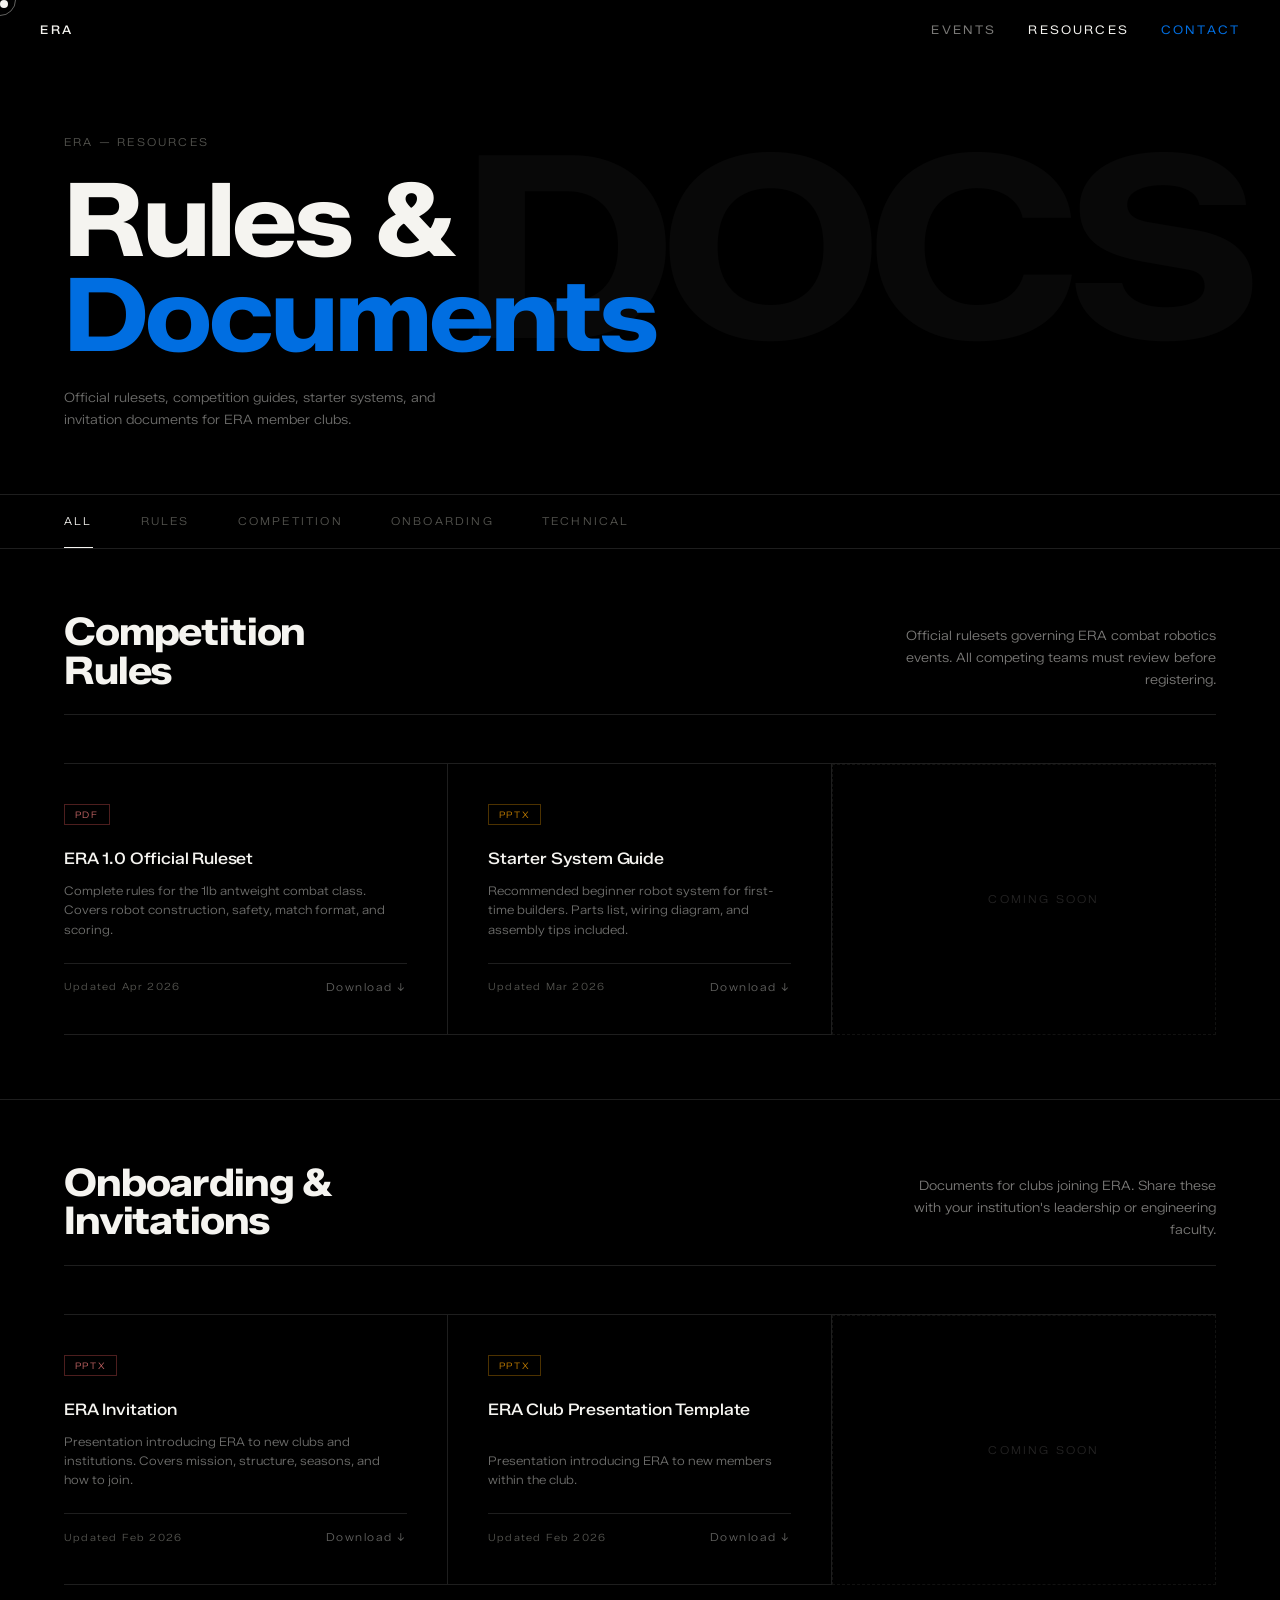
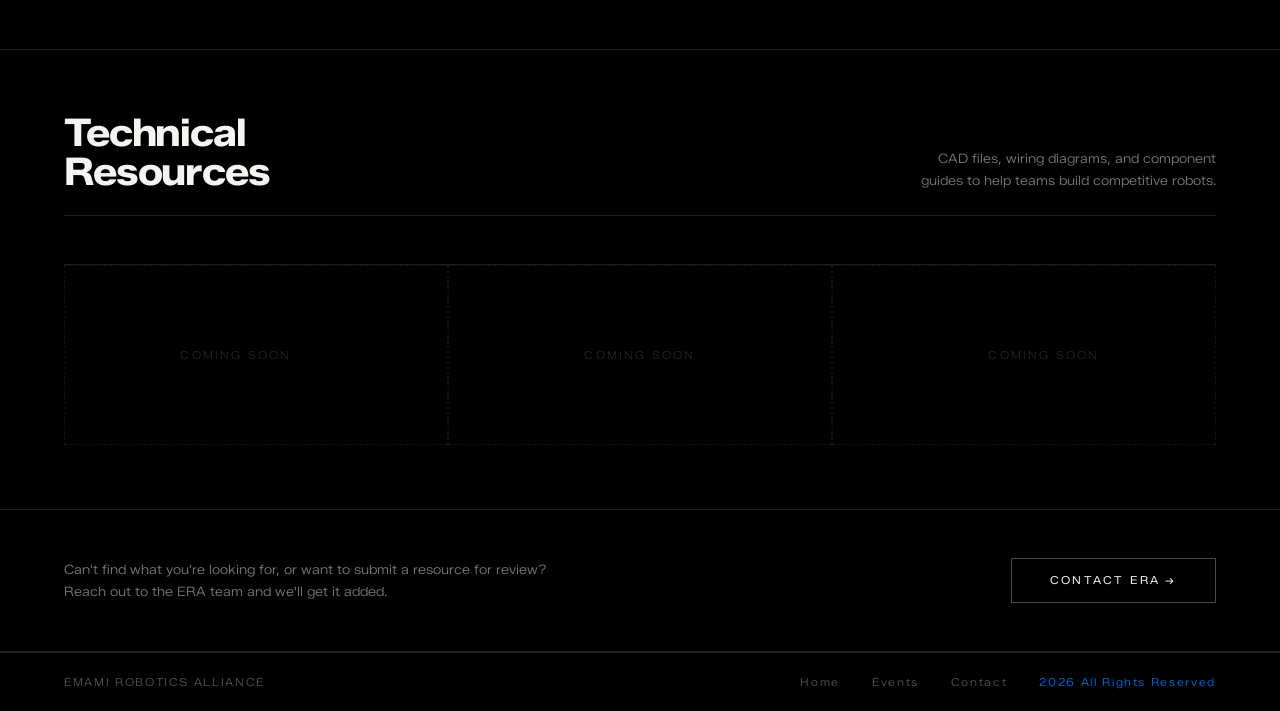
<file: resources.html>
<!DOCTYPE html>
<html lang="en">
<head>
  <meta charset="UTF-8">
  <meta name="viewport" content="width=device-width, initial-scale=1.0">
  <title>ERA — Resources</title>
  <link rel="icon" type="image/png" href="./logo/f.png">
  <link rel="preconnect" href="https://fonts.googleapis.com">
  <link rel="preconnect" href="https://fonts.gstatic.com" crossorigin>
  <link href="https://fonts.googleapis.com/css2?family=Zalando+Sans+SemiExpanded:ital,wght@0,200..900;1,200..900&display=swap" rel="stylesheet">
  <style>
    *, *::before, *::after { margin: 0; padding: 0; box-sizing: border-box; }

    :root {
      --white: #f5f4f0;
      --black: #000000;
      --muted: #555550;
      --border: rgba(245, 244, 240, 0.12);
      --border-mid: rgba(245, 244, 240, 0.2);
      --blue: rgb(0, 110, 225);
    }

    html { scrollbar-width: none; overflow-y: scroll; }
    html::-webkit-scrollbar { display: none; }

    body {
      background: var(--black);
      color: var(--white);
      font-family: "Zalando Sans SemiExpanded", sans-serif;
      font-weight: 300;
      cursor: none;
    }

    .cursor {
      width: 8px; height: 8px;
      background: var(--white); border-radius: 50%;
      position: fixed; top: 0; left: 0;
      pointer-events: none; z-index: 9999;
    }
    .cursor-ring {
      width: 32px; height: 32px;
      border: 1px solid rgba(245,244,240,0.4); border-radius: 50%;
      position: fixed; top: 0; left: 0;
      pointer-events: none; z-index: 9998;
      transition: transform 0.08s ease;
    }

    nav {
      position: fixed; top: 0; left: 0; right: 0; z-index: 100;
      display: flex; justify-content: space-between; align-items: center;
      padding: 1.4rem 2.5rem;
    }
    nav .logo {
      font-size: 12px; font-weight: 500; letter-spacing: 0.22em;
      color: var(--white); text-decoration: none;
    }
    nav .nav-links { display: flex; gap: 2rem; align-items: center; }
    nav .nav-link {
      font-size: 12px; font-weight: 400; letter-spacing: 0.18em;
      color: rgba(245,244,240,0.5); text-decoration: none;
      transition: color 0.2s ease;
    }
    nav .nav-link:hover { color: var(--white); }
    nav .nav-link.active { color: var(--white); }
    nav .nav-link-blue {
      font-size: 12px; font-weight: 400; letter-spacing: 0.18em;
      color: var(--blue); text-decoration: none;
    }

    /* PAGE HEADER */
    .page-header {
      min-height: 55vh;
      display: flex; flex-direction: column; justify-content: flex-end;
      padding: 8rem 4rem 4rem;
      border-bottom: 1px solid var(--border);
      position: relative; overflow: hidden;
    }
    .page-header::before {
      content: 'DOCS';
      position: absolute;
      right: 2rem; top: 50%; transform: translateY(-50%);
      font-size: clamp(8rem, 20vw, 22rem);
      font-weight: 700; letter-spacing: -0.05em;
      color: rgba(245,244,240,0.03);
      pointer-events: none; user-select: none;
      line-height: 1;
    }
    .page-header .section-index {
      font-size: 11px; letter-spacing: 0.2em; color: var(--muted);
      margin-bottom: 1.5rem;
      animation: fadeUp 0.8s ease both 0.1s;
    }
    .page-header h1 {
      font-size: clamp(3rem, 8vw, 7rem);
      font-weight: 700; line-height: 0.92; letter-spacing: -0.03em;
      animation: fadeUp 0.8s ease both 0.25s;
    }
    .page-header h1 span { color: var(--blue); }
    .page-header .header-sub {
      font-size: 13px; font-weight: 300;
      color: rgba(245,244,240,0.45); margin-top: 1.5rem;
      max-width: 420px; line-height: 1.7;
      animation: fadeUp 0.8s ease both 0.4s;
    }

    /* CATEGORY TABS */
    .cat-bar {
      display: flex; border-bottom: 1px solid var(--border);
      padding: 0 4rem;
      overflow-x: auto;
    }
    .cat-tab {
      font-size: 11px; letter-spacing: 0.2em; text-transform: uppercase;
      color: var(--muted); padding: 1.2rem 0;
      margin-right: 3rem; cursor: none;
      border-bottom: 1px solid transparent;
      transition: color 0.2s, border-color 0.2s;
      white-space: nowrap;
    }
    .cat-tab.active { color: var(--white); border-bottom-color: var(--white); }
    .cat-tab:hover { color: var(--white); }

    /* RESOURCE SECTIONS */
    .resource-section {
      border-bottom: 1px solid var(--border);
      padding: 4rem;
    }
    .resource-section-header {
      display: flex; justify-content: space-between; align-items: flex-end;
      margin-bottom: 3rem;
      padding-bottom: 1.5rem;
      border-bottom: 1px solid var(--border);
    }
    .resource-section-header h2 {
      font-size: clamp(1.8rem, 3vw, 2.8rem);
      font-weight: 700; letter-spacing: -0.03em; line-height: 1;
    }
    .resource-section-header p {
      font-size: 13px; font-weight: 300;
      color: rgba(245,244,240,0.5); max-width: 320px;
      line-height: 1.7; text-align: right;
    }

    /* FILE GRID */
    .file-grid {
      display: grid;
      grid-template-columns: repeat(3, 1fr);
      gap: 0;
      border-top: 1px solid var(--border);
    }

    .file-card {
      padding: 2.5rem 2.5rem 2.5rem 0;
      border-right: 1px solid var(--border);
      border-bottom: 1px solid var(--border);
      display: flex; flex-direction: column;
      transition: background 0.2s;
      text-decoration: none; color: inherit;
    }
    .file-card:nth-child(3n) { border-right: none; padding-right: 0; }
    .file-card:nth-child(3n+2) { padding-left: 2.5rem; }
    .file-card:nth-child(3n+3) { padding-left: 2.5rem; }
    .file-card:hover { background: rgba(245,244,240,0.02); }

    .file-type-badge {
      display: inline-block; align-self: flex-start;
      font-size: 9px; letter-spacing: 0.2em; text-transform: uppercase;
      padding: 0.25rem 0.6rem;
      border: 1px solid var(--border-mid);
      color: var(--muted);
      margin-bottom: 1.5rem;
    }
    .file-type-badge.pdf { border-color: rgba(255,100,100,0.3); color: rgba(255,130,130,0.8); }
    .file-type-badge.pptx { border-color: rgba(255,165,0,0.3); color: rgba(255,165,0,0.8); }
    .file-type-badge.docx { border-color: rgba(0,110,225,0.4); color: rgba(80,150,255,0.9); }
    .file-type-badge.link { border-color: rgba(127,255,127,0.3); color: rgba(127,255,127,0.8); }

    .file-name {
      font-size: 16px; font-weight: 500; letter-spacing: -0.01em;
      line-height: 1.3; margin-bottom: 0.7rem;
      flex: 1;
    }
    .file-desc {
      font-size: 12px; font-weight: 300;
      color: rgba(245,244,240,0.45); line-height: 1.6;
      margin-bottom: 1.5rem;
    }
    .file-footer {
      display: flex; justify-content: space-between; align-items: center;
      padding-top: 1rem;
      border-top: 1px solid var(--border);
    }
    .file-updated { font-size: 10px; letter-spacing: 0.12em; color: var(--muted); }
    .file-download {
      font-size: 11px; letter-spacing: 0.14em; color: rgba(245,244,240,0.4);
      transition: color 0.2s;
    }
    .file-card:hover .file-download { color: var(--white); }

    /* EMPTY SLOT */
    .file-card.empty {
      border: 1px dashed rgba(245,244,240,0.07);
      background: transparent;
      display: flex; align-items: center; justify-content: center;
      min-height: 180px;
    }
    .file-card.empty span {
      font-size: 11px; letter-spacing: 0.2em; color: rgba(245,244,240,0.15);
      text-transform: uppercase;
    }

    /* UPLOAD CTA */
    .upload-note {
      padding: 3rem 4rem;
      border-bottom: 1px solid var(--border);
      display: flex; justify-content: space-between; align-items: center;
    }
    .upload-note p {
      font-size: 13px; font-weight: 300;
      color: rgba(245,244,240,0.5); max-width: 500px; line-height: 1.7;
    }
    .btn {
      display: inline-block;
      font-family: "Zalando Sans SemiExpanded", sans-serif;
      font-size: 11px; font-weight: 400; letter-spacing: 0.2em;
      text-transform: uppercase; color: var(--white);
      text-decoration: none; padding: 0.9rem 2.4rem;
      border: 1px solid rgba(245,244,240,0.3);
      transition: background 0.2s, border-color 0.2s;
      cursor: none; white-space: nowrap;
    }
    .btn:hover { background: rgba(245,244,240,0.06); border-color: rgba(245,244,240,0.6); }

    footer {
      padding: 1.4rem 4rem;
      display: flex; justify-content: space-between; align-items: center;
      border-top: 1px solid var(--border);
    }
    footer span { font-size: 11px; letter-spacing: 0.15em; color: var(--muted); }
    .footer-links { display: flex; gap: 2rem; }
    .footer-link { font-size: 11px; letter-spacing: 0.15em; color: var(--muted); text-decoration: none; transition: color 0.2s; }
    .footer-link:hover { color: var(--white); }

    @keyframes fadeUp {
      from { opacity: 0; transform: translateY(18px); }
      to   { opacity: 1; transform: translateY(0); }
    }
    .reveal { opacity: 0; transform: translateY(20px); transition: opacity 0.7s ease, transform 0.7s ease; }
    .reveal.visible { opacity: 1; transform: translateY(0); }



    .cat-tab {
  cursor: none;
  user-select: none;
}
.resource-section {
  transition: opacity 0.4s ease, transform 0.4s ease;
}



      @media (max-width: 900px) {
  .cursor, .cursor-ring { display: none; }
  body { cursor: auto; }
  .page-header { padding: 6rem 2rem 3rem; }
  .resource-section { padding: 3rem 2rem; }
  .resource-section-header { flex-direction: column; align-items: flex-start; gap: 1rem; }
  .resource-section-header p { text-align: left; max-width: 100%; }
  .file-grid { grid-template-columns: 1fr 1fr; }
  .file-card:nth-child(3n) { border-right: 1px solid var(--border); padding-right: 2.5rem; }
  .file-card:nth-child(2n) { border-right: none; padding-right: 0; }
  .file-card:nth-child(2n+1) { padding-left: 0; }
  .file-card:nth-child(2n+2) { padding-left: 2.5rem; }
  .cat-bar { padding: 0 2rem; }
  .upload-note { padding: 2rem; flex-direction: column; gap: 1.5rem; align-items: flex-start; }
  footer { padding: 1.4rem 2rem; }
}

@media (max-width: 600px) {
  nav div { gap: 1.2rem !important; }
  nav .nav-link, nav .nav-link-blue { font-size: 10px; letter-spacing: 0.1em; }
  .page-header { padding: 5rem 1.2rem 2.5rem; min-height: unset; }
  .page-header::before { display: none; }
  .cat-bar { padding: 0 1.2rem; gap: 0; }
  .cat-tab { margin-right: 1.5rem; font-size: 10px; }
  .resource-section { padding: 2.5rem 1.2rem; }
  .file-grid { grid-template-columns: 1fr; }
  .file-card { padding: 1.8rem 0 !important; border-right: none !important; }
  .upload-note { padding: 2rem 1.2rem; flex-direction: column; gap: 1.5rem; align-items: flex-start; }
  footer { padding: 1.2rem; flex-wrap: wrap; gap: 0.7rem; }
  .footer-links { flex-wrap: wrap; gap: 1rem; }
}


  </style>
</head>
<body>

<style>
  * { cursor: none !important; }
  .cursor, .cursor-ring {
    will-change: transform;
    transition: opacity 0.2s ease;
  }
</style>

  <div class="cursor" id="cursor"></div>
  <div class="cursor-ring" id="cursor-ring"></div>

  <nav>
    <a href="./index.html" class="logo">ERA</a>
    <div class="nav-links">
      
      <a href="./events.html" class="nav-link">EVENTS</a>
      <a href="./resources.html" class="nav-link active">RESOURCES</a>
      <a href="./contact.html" class="nav-link-blue">CONTACT</a>
    </div>
  </nav>

  <div class="page-header">
    <p class="section-index">ERA — RESOURCES</p>
    <h1>Rules &<br><span>Documents</span></h1>
    <p class="header-sub">Official rulesets, competition guides, starter systems, and invitation documents for ERA member clubs.</p>
  </div>

  <div class="cat-bar">
  <span class="cat-tab active" data-filter="all">All</span>
  <span class="cat-tab" data-filter="rules">Rules</span>
  <span class="cat-tab" data-filter="competition">Competition</span>
  <span class="cat-tab" data-filter="onboarding">Onboarding</span>
  <span class="cat-tab" data-filter="templates">Technical</span>
</div>

  <!-- COMPETITION RULES -->
  <div class="resource-section reveal" data-category="rules competition">
    <div class="resource-section-header">
      <h2>Competition<br>Rules</h2>
      <p>Official rulesets governing ERA combat robotics events. All competing teams must review before registering.</p>
    </div>
    <div class="file-grid">
      <a href="./Documents/ERA_Ruleset0.pdf" class="file-card">
        <span class="file-type-badge pdf">PDF</span>
        <div class="file-name">ERA 1.0 Official Ruleset</div>
        <div class="file-desc">Complete rules for the 1lb antweight combat class. Covers robot construction, safety, match format, and scoring.</div>
        <div class="file-footer">
          <span class="file-updated">Updated Apr 2026</span>
          <span class="file-download">Download ↓</span>
        </div>
      </a>
      <a href="https://docs.google.com/presentation/d/1oJAJI42nkFIAl2sw0i7kN9J7kBLpjucBTzRLAUR3wqQ/edit?usp=sharing" class="file-card">
        <span class="file-type-badge pptx">PPTX</span>
        <div class="file-name">Starter System Guide</div>
        <div class="file-desc">Recommended beginner robot system for first-time builders. Parts list, wiring diagram, and assembly tips included.</div>
        <div class="file-footer">
          <span class="file-updated">Updated Mar 2026</span>
          <span class="file-download">Download ↓</span>
        </div>
      </a>
      <div class="file-card empty">
        <span>Coming Soon</span>
      </div>
    </div>
  </div>

  <!-- ONBOARDING -->
  <div class="resource-section reveal" data-category="onboarding templates">
    <div class="resource-section-header">
      <h2>Onboarding &<br>Invitations</h2>
      <p>Documents for clubs joining ERA. Share these with your institution's leadership or engineering faculty.</p>
    </div>
    <div class="file-grid">
      <a href="./Documents/ERA_INVITATION_X.pdf" class="file-card" >
        <span class="file-type-badge pdf">PPTX</span>
        <div class="file-name">ERA Invitation</div>
        <div class="file-desc">Presentation introducing ERA to new clubs and institutions. Covers mission, structure, seasons, and how to join.</div>
        <div class="file-footer">
          <span class="file-updated">Updated Feb 2026</span>
          <span class="file-download" >Download ↓</span>
        </div>
      </a>
     <a href="https://docs.google.com/presentation/d/1tnh3g9f4FyTRh4souiIPB4dgH0yNy_zmDVAF5tp8FiM/edit?pli=1&slide=id.p1#slide=id.p1" class="file-card">
        <span class="file-type-badge pptx">PPTX</span>
        <div class="file-name">ERA Club Presentation Template</div>
        <div class="file-desc">Presentation introducing ERA to new members within the club.</div>
        <div class="file-footer">
          <span class="file-updated">Updated Feb 2026</span>
          <span class="file-download" >Download ↓</span>
        </div>
      </a>
      <div class="file-card empty">
        <span>Coming Soon</span>
      </div>
    </div>
  </div>
  <!-- TECHNICAL -->
    <div class="resource-section reveal" data-category="competition">
      <div class="resource-section-header">
        <h2>Technical<br>Resources</h2>
        <p>CAD files, wiring diagrams, and component guides to help teams build competitive robots.</p>
      </div>
        <div class="file-grid">
      
        <div class="file-card empty">
          <span>Coming Soon</span>
        </div>
        <div class="file-card empty">
          <span>Coming Soon</span>
        </div>
        <div class="file-card empty">
          <span>Coming Soon</span>
        </div>
    </div>
        
    </div>
  </div>

  <div class="upload-note reveal">
    <p>Can't find what you're looking for, or want to submit a resource for review? Reach out to the ERA team and we'll get it added.</p>
    <a href="./contact.html" class="btn">Contact ERA →</a>
  </div>

  <footer>
    <span>EMAMI ROBOTICS ALLIANCE</span>
    <div class="footer-links">
      <a href="./index.html" class="footer-link">Home</a>
      <a href="./events.html" class="footer-link">Events</a>
      <a href="./contact.html" class="footer-link">Contact</a>
      <span style="font-size:11px;letter-spacing:0.15em;color:rgb(0,110,225);">2026 All Rights Reserved</span>
    </div>
  </footer>

  <script>
    const cursor = document.getElementById('cursor');
  const ring = document.getElementById('cursor-ring');
  let mx = 0, my = 0, rx = 0, ry = 0;

  document.addEventListener('mousemove', e => {
    mx = e.clientX; my = e.clientY;
    cursor.style.transform = `translate(${mx - 4}px, ${my - 4}px)`;
  });

  function animRing() {
    rx += (mx - rx - 16) * 0.12;
    ry += (my - ry - 16) * 0.12;
    ring.style.transform = `translate(${rx}px, ${ry}px)`;
    requestAnimationFrame(animRing);
  }
  animRing();

    const reveals = document.querySelectorAll('.reveal');
    const observer = new IntersectionObserver(entries => {
      entries.forEach(e => { if (e.isIntersecting) e.target.classList.add('visible'); });
    }, { threshold: 0.1 });
    reveals.forEach(r => observer.observe(r));
    
const tabs = document.querySelectorAll('.cat-tab');
const sections = document.querySelectorAll('.resource-section');

tabs.forEach(tab => {
  tab.addEventListener('click', () => {
    const filter = tab.dataset.filter;

    // update active tab
    tabs.forEach(t => t.classList.remove('active'));
    tab.classList.add('active');

    // show/hide sections
    sections.forEach(section => {
      const cats = section.dataset.category || '';
      if (filter === 'all' || cats.includes(filter)) {
        section.style.display = 'block';
        // re-trigger reveal animation
        section.classList.remove('visible');
        setTimeout(() => section.classList.add('visible'), 50);
      } else {
        section.style.display = 'none';
      }
    });
  });
});
  </script>
</body>
</html>
</file>
<file: ind.css>
*, *::before, *::after {
  margin: 0;
  padding: 0;
  box-sizing: border-box;
}
/* font-family: "Playfair Display", serif;*/
:root {
  --white: #f5f4f0;
  --black: #000000;
  --muted: #555550;
  --faint: #222220;
  --border: rgba(245, 244, 240, 0.12);
  --border-mid: rgba(245, 244, 240, 0.2);
  --blue: rgb(0,110,225);
  --green: #7fff7f;
}

.section-index{
  
  font-weight: 400;
  font-size: 15px;
  color: var(--muted);
}

html {
  scroll-snap-type: y mandatory;
  overflow-y: scroll;
  scrollbar-width: none;
}
html::-webkit-scrollbar { display: none; }

body {
  background-color: var(--black);
  color: var(--white);
  font-family: "Zalando Sans SemiExpanded", sans-serif;
  font-weight: 300;
  cursor: none;
}

/* CURSOR */
* {
  cursor: none !important;
}

.cursor {
  width: 8px;
  height: 8px;
  background: var(--white);
  border-radius: 50%;
  position: fixed;
  top: 0; left: 0;
  pointer-events: none;
  z-index: 9999;
  will-change: transform;
}

.cursor-ring {
  width: 32px;
  height: 32px;
  border: 1px solid rgba(245,244,240,0.4);
  border-radius: 50%;
  position: fixed;
  top: 0; left: 0;
  pointer-events: none;
  z-index: 9998;
  will-change: transform;
}

/* NAV */
nav {
  position: fixed;
  top: 0; left: 0; right: 0;
  z-index: 100;
  display: flex;
  justify-content: space-between;
  align-items: center;
  padding: 1.4rem 2.5rem;
  /*border-bottom: 1px solid var(--border);
  background: rgba(10,10,10,0.85);*/
  /*backdrop-filter: blur(12px);
  -webkit-backdrop-filter: blur(12px);*/
}
nav .logo {
  font-size: 12px;
  font-weight: 500;
  letter-spacing: 0.22em;
  color: var(--white);
  text-decoration: none;
}
nav .nav-link {
  font-size: 12px;
  font-weight: 400;
  letter-spacing: 0.18em;
  color: rgba(245,244,240,0.5);
  text-decoration: none;
  transition: color 0.2s ease;
}
nav .nav-link1 {
  font-size: 12px;
  font-weight: 400;
  letter-spacing: 0.18em;
  color: var(--blue);
  text-decoration: none;
  transition: color 0.2s ease;
}
nav .nav-link:hover { color: var(--white); }

/* SECTIONS */
section {
  scroll-snap-align: start;
  min-height: 100vh;
  display: flex;
  flex-direction: column;
  justify-content: flex-end;
  padding: 6rem 4rem 3rem;
  border-bottom: 1px solid var(--border);
  position: relative;
  overflow: hidden;
}

/* HERO */
#hero {
  justify-content: flex-end;
  padding-bottom: 4rem;
}
#hero .video-wrap {
  position: absolute;
  inset: 0;
  z-index: 0;
}
#hero .video-wrap video {
  width: 100%;
  height: 100%;
  object-fit: cover;
  display: block;
  pointer-events: none;
  filter: brightness(0.45);
}
#hero .video-wrap::after {
  content: '';
  position: absolute;
  inset: 0;
  background: linear-gradient(to top, rgba(10,10,10,0.85) 0%, transparent 60%);
}
#hero .hero-tag {
  position: relative;
  z-index: 2;
  font-size: 11px;
  letter-spacing: 0.22em;
  color: rgba(245,244,240,0.45);
  margin-bottom: 1.2rem;
  text-transform: uppercase;
  animation: fadeUp 1s ease both 0.2s;
}
#hero h1 {
  position: relative;
  z-index: 2;
  font-size: clamp(4rem, 9vw, 9rem);
  font-weight: 700;
  line-height: 0.9;
  letter-spacing: -0.03em;
  animation: fadeUp 1s ease both 0.4s;
}
#hero h1 .dim { color: var(--blue)}
#hero .hero-sub{
  position: relative;
  z-index: 2;
  font-size: 13px;
  font-weight: 300;
  color: rgba(245,244,240,0.5);
  max-width: 320px;
  line-height: 1.7;
  margin-top: 1.5rem;
  animation: fadeUp 1s ease both 0.6s;
}
#hero .scroll-hint {
  position: absolute;
  bottom: 2.5rem;
  right: 0rem;
  z-index: 2;
  font-size: 80px;
  letter-spacing: 0.18em;
  color: rgba(245,244,240,0.3);
  writing-mode: vertical-rl;
  animation: fadeUp 1s ease both 1s;
}

/* STATS BAR */
.stats-bar {
  scroll-snap-align: start;
  display: grid;
  grid-template-columns: repeat(3, 1fr);
  border-bottom: 1px solid var(--border);
}
.stat {
  padding: 2.5rem;
  border-right: 1px solid var(--border);
}
.stat:last-child { border-right: none; }
.stat-num {
  font-size: clamp(2.5rem, 5vw, 4rem);
  font-weight: 700;
  letter-spacing: -0.04em;
  line-height: 1;
  margin-bottom: 0.5rem;
}
.stat-label {
  font-size: 11px;
  letter-spacing: 0.18em;
  color: var(--muted);
  text-transform: uppercase;
}

/* OVERVIEW */
#overview { justify-content: center; }
#overview .section-index {
  
  letter-spacing: 0.2em;
  
  margin-bottom: 3rem;
}
#overview .overview-grid {
  display: grid;
  grid-template-columns: 1fr 1fr;
  gap: 4rem;
  align-items: end;
}
#overview h2 {
  font-size: clamp(2.5rem, 5vw, 4.5rem);
  font-weight: 700;
  line-height: 1;
  letter-spacing: -0.03em;
}
#overview .overview-body {
  font-size: 14px;
  font-weight: 300;
  color: rgba(245,244,240,0.6);
  line-height: 1.9;
}
#overview .overview-body p + p { margin-top: 1rem; }

/* WHY JOIN */
#why {
  justify-content: flex-start;
  padding-top: 8rem;
}
#why .bg-img {
  position: absolute;
  inset: 0;
  z-index: 0;
}
#why .bg-img img {
  width: 100%;
  height: 100%;
  object-fit: cover;
  filter: brightness(0.2);
  display: block;
}
#why .bg-img::after {
  content: '';
  position: absolute;
  inset: 0;
  background: linear-gradient(to bottom, rgba(10, 10, 10, 0) 0%, rgba(10,10,10,0.1) 100%);
}
#why .section-index {
  position: relative;
  z-index: 2;
  
  letter-spacing: 0.2em;
  
  margin-bottom: 2rem;
}
#why h2 {
  position: relative;
  z-index: 2;
  font-size: clamp(2.5rem, 5vw, 4.5rem);
  font-weight: 700;
  line-height: 1;
  letter-spacing: -0.03em;
  margin-bottom: 3rem;
}
.reasons {
  position: relative;
  z-index: 2;
  display: grid;
  grid-template-columns: 1fr 1fr;
  border-top: 1px solid var(--border);
}
.reason {
  padding: 1.4rem 0;
  border-bottom: 1px solid var(--border);
  border-right: 1px solid var(--border);
  padding-right: 2rem;
}
.reason:nth-child(even) {
  padding-left: 2rem;
  border-right: none;
}
.reason-num {
  font-size: 11px;
  color: var(--muted);
  letter-spacing: 0.12em;
  margin-bottom: 0.4rem;
}
.reason-text {
  font-size: 20px;
  font-weight: 500;
  line-height: 1.4;
}

/* TIMELINE */
/* TIMELINE */
#timeline {
  justify-content: flex-start;
  padding-top: 8rem;
}
#timeline .section-index {
  font-size: 11px;
  letter-spacing: 0.2em;
  color: var(--muted);
  margin-bottom: 2rem;
}
#timeline h2 {
  font-size: clamp(2.5rem, 5vw, 4.5rem);
  font-weight: 700;
  line-height: 1;
  letter-spacing: -0.03em;
  margin-bottom: 4rem;
}
.tl-track {
  display: grid;
  grid-template-columns: repeat(4, 1fr);
  width: 100%;
}
.tl-col {
  padding-right: 2.5rem;
}
.tl-col:last-child { padding-right: 0; }
.tl-num {
  font-size: 11px;
  letter-spacing: 0.2em;
  color: var(--muted);
  margin-bottom: 0.9rem;
  font-family: 'Courier New', monospace;
}
.tl-line-row {
  display: flex;
  align-items: center;
  margin-bottom: 1.8rem;
}
.tl-dot {
  width: 6px;
  height: 6px;
  border-radius: 50%;
  background: var(--white);
  flex-shrink: 0;
}
.tl-dash {
  flex: 1;
  border-top: 1px dashed rgba(245,244,240,0.2);
}
.tl-col:last-child .tl-dash { display: none; }
.tl-date {
  font-size: 11px;
  letter-spacing: 0.16em;
  color: var(--muted);
  text-transform: uppercase;
  margin-bottom: 0.5rem;
}
.tl-name {
  font-size: 15px;
  font-weight: 500;
  letter-spacing: -0.01em;
  line-height: 1.2;
  margin-bottom: 0.7rem;
}
.tl-desc {
  font-size: 12px;
  font-weight: 300;
  color: rgba(245,244,240,0.5);
  line-height: 1.7;
}
.tl-badge {
  display: inline-block;
  margin-top: 1rem;
  font-size: 10px;
  letter-spacing: 0.14em;
  text-transform: uppercase;
  padding: 0.3rem 0.7rem;
  border: 1px solid rgba(127,255,127,0.4);
  color: #7fff7f;
}
.tl-badge.upcoming {
  border-color: rgba(245,244,240,0.2);
  color: rgba(245,244,240,0.4);
}
.tl-badge.tbd {
  border-color: rgba(85,85,80,0.5);
  color: var(--muted);
}
/* CONTACT 


.contact-grid {
  display: block;
  grid-template-columns: 1fr 1fr;
  border-top: 1px solid var(--border);
  width: 50%;
}*/
#contact .section-index {
  
  letter-spacing: 0.2em;
 
  margin-bottom: 2rem;
}

.contact-item {
  padding: 2rem 0;
  
  padding-right: 3rem;
}
#contact {
  justify-content: center;
  align-items: flex-start;
}
#contact h2 {
  font-size: clamp(2.5rem, 6vw, 4.5rem);
  font-weight: 700;
  line-height: 1;
  letter-spacing: -0.03em;
  margin-bottom: 3.5rem;
}
.contact-item:nth-last-child(-n+1) { border-bottom: none; }
.contact-platform {
  font-size: 11px;
  letter-spacing: 0.18em;
  color: var(--muted);
  text-transform: uppercase;
  margin-bottom: 0.6rem;
}
.contact-value {
  font-size: 16px;
  font-weight: 500;
  letter-spacing: -0.01em;
  color: var(--white);
  text-decoration: none;
  transition: color 0.2s ease;
}
.contact-value:hover { color: rgba(245,244,240,0.5); }

/* CTA */
#cta {
  min-height: 60vh;
  justify-content: center;
  align-items: center;
  text-align: center;
  padding: 6rem 2.5rem;
}
#cta .cta-inner { max-width: 600px; margin: 0 auto; }
#cta p {
  font-size: clamp(1.4rem, 3vw, 2.2rem);
  font-weight: 700;
  letter-spacing: -0.02em;
  line-height: 1.2;
  margin-bottom: 2.5rem;
}
#cta p .dim { color:var(--blue) }

.btn {
  display: inline-block;
  font-family:"Zalando Sans SemiExpanded", sans-serif;
  font-size: 11px;
  font-weight: 400;
  letter-spacing: 0.2em;
  text-transform: uppercase;
  color: var(--white);
  text-decoration: none;
  padding: 0.9rem 2.4rem;
  border: 1px solid rgba(245,244,240,0.3);
  transition: background 0.2s ease, border-color 0.2s ease;
  cursor: none;
  z-index: 1;
}

html {
  scroll-behavior: smooth; /* Forces all anchor links to scroll smoothly */
}
.btnStart{
  position: absolute;
  right: 5rem;
 

}
.btn:hover {
  background: rgba(245,244,240,0.06);
  border-color: rgba(245,244,240,0.6);
  transition-duration: 0.7s;
}

/* FOOTER */
/* FOOTER — was width: 20%, broken on mobile */
footer {
      padding: 1.4rem 4rem;
      display: flex; justify-content: space-between; align-items: right;
      border-top: 1px solid var(--border);
    }
    footer span { font-size: 11px; letter-spacing: 0.15em; color: var(--muted); }
    .footer-links { display: flex; gap: 2rem; }
    .footer-link { font-size: 11px; letter-spacing: 0.15em; color: var(--muted); text-decoration: none; transition: color 0.2s; }
    .footer-link:hover { color: var(--white); }

/* ANIMATIONS */
@keyframes fadeUp {
  from { opacity: 0; transform: translateY(24px); }
  to   { opacity: 1; transform: translateY(0); }
}
.reveal {
  opacity: 0;
  transform: translateY(20px);
  transition: opacity 0.7s ease, transform 0.7s ease;
}

.reveal.visible {
  opacity: 1;
  transform: translateY(0);
}

#contact .contact-layout {
  display: grid;
  grid-template-columns: 1fr 1fr;
  align-items: center;
  gap: 2rem;
  width: 100%;
}

#contact .contact-grid {
  display: flex;
  flex-direction: column;
  border-top: 1px solid var(--border);
}


#contact {
  justify-content: flex-start;
  align-items: stretch;
}

#contact .contact-layout {
  display: grid;
  grid-template-columns: 1fr 1fr;
  align-items: stretch;
  gap: 2rem;
  width: 100%;
  flex: 1;
  min-height: 500px;
}

#contact .contact-spline {
  height: 100%;
  min-height: 500px;
  position: relative;
  overflow: hidden;
}

#contact .contact-spline spline-viewer {
  position: absolute;
  top: 40%;
  left: 50%;
  transform: translate(-50%, -50%);
  width: 100%;
  height: 100%;
}

#contact .contact-spline .logo {
  height: 100%;
  width: 100%;
  position: absolute;
}


.era-form {
  margin-top: 2.5rem;
  display: flex;
  flex-direction: column;
  gap: 1rem;
  width: 100%;
}

.form-row input,
.form-row textarea {
  width: 100%;
  background: transparent;
  border: none;
  border-bottom: 1px solid var(--border-mid);
  color: var(--white);
  font-family: "Zalando Sans SemiExpanded", sans-serif;
  font-size: 13px;
  font-weight: 300;
  letter-spacing: 0.1em;
  padding: 0.8rem 0;
  outline: none;
  transition: border-color 0.2s ease;
  resize: none;
}

.form-row input::placeholder,
.form-row textarea::placeholder {
  color: var(--muted);
  letter-spacing: 0.18em;
  font-size: 11px;
}

.form-row input:focus,
.form-row textarea:focus {
  border-bottom-color: var(--white);
}

#form-status {
  font-size: 12px;
  letter-spacing: 0.1em;
  margin-top: 0.5rem;
}

/* EXPLORE */
#explore {
  justify-content: flex-start;
  padding-top: 8rem;
}
#explore .section-index {
  font-size: 11px;
  letter-spacing: 0.2em;
  color: var(--muted);
  margin-bottom: 2rem;
}
#explore h2 {
  font-size: clamp(2.5rem, 5vw, 4.5rem);
  font-weight: 700;
  line-height: 1;
  letter-spacing: -0.03em;
  margin-bottom: 3.5rem;
}
.explore-grid {
  display: grid;
  grid-template-columns: 1fr 1fr;
  gap: 0;
  border-top: 1px solid var(--border);
  width: 100%;
}
.explore-card {
  padding: 2.5rem 2.5rem 2.5rem 0;
  border-right: 1px solid var(--border);
  display: flex;
  flex-direction: column;
  gap: 2rem;
  text-decoration: none;
  color: var(--white);
  transition: background 0.25s ease;
  cursor: none;
}
.explore-card:last-child {
  border-right: none;
  padding-left: 2.5rem;
  padding-right: 0;
}
.explore-card:hover {
  background: rgba(245,244,240,0.02);
}
.explore-card-top {
  display: flex;
  justify-content: space-between;
  align-items: center;
}
.explore-tag {
  font-size: 10px;
  letter-spacing: 0.2em;
  text-transform: uppercase;
  color: var(--muted);
}
.explore-arrow {
  font-size: 18px;
  color: rgba(245,244,240,0.2);
  transition: color 0.2s ease, transform 0.2s ease;
  display: inline-block;
}
.explore-card:hover .explore-arrow {
  color: var(--white);
  transform: translate(3px, -3px);
}
.explore-card-body {
  flex: 1;
}
.explore-card-title {
  font-size: clamp(1.8rem, 3vw, 2.8rem);
  font-weight: 700;
  letter-spacing: -0.03em;
  line-height: 1;
  margin-bottom: 1rem;
}
.explore-card-sub {
  font-size: 13px;
  font-weight: 300;
  color: rgba(245,244,240,0.45);
  line-height: 1.7;
}
.explore-card-footer {
  padding-top: 1.5rem;
  border-top: 1px solid var(--border);
}
.explore-status {
  font-size: 10px;
  letter-spacing: 0.16em;
  text-transform: uppercase;
  padding: 0.35rem 0.8rem;
  border: 1px solid rgba(127,255,127,0.35);
  color: #7fff7f;
}
.explore-status.docs {
  border-color: var(--blue);
  color: var(--blue);
  letter-spacing: 0.12em;
}

/*responsive*/
/* ============================================
   RESPONSIVE — COMPUTER (1024x600)
   ============================================ */
@media screen and (width: 1024px) and (height: 600px) {
  /* only targets Nest Hub */

.footer-links {
  display: fixed;
  gap: 2rem;
  /* remove position: right */
}

#backToTop {
  position: fixed;
  left: 50%;
  transform: translateX(-50%);
  z-index: 1; /* sits above everything */
}
}

/*responsive*/
/* ============================================
   RESPONSIVE — TABLET (max 900px)
   ============================================ */
@media (max-width: 900px) {

  #backToTop{
  opacity: 0;
  pointer-events: none;
}

.btnStart{
  display: none;
}
.text-box{
  opacity: 0;
  pointer-events: none;
  display: none;
}

.arrow{
  opacity: 0;
  pointer-events: none;
}

  /* NAV */
  nav {
    padding: 1.2rem 1.5rem;
  }
  nav .nav-link, nav .nav-link1, nav .nav-link-blue {
    font-size: 11px;
    letter-spacing: 0.12em;
  }

  /* SECTIONS */
  section {
    padding: 5rem 2rem 2.5rem;
  }

  /* HERO */
  #hero h1 {
    font-size: clamp(3rem, 10vw, 6rem);
  }

  /* OVERVIEW */
  #overview .overview-grid {
    grid-template-columns: 1fr;
    gap: 2rem;
  }

  /* WHY JOIN */
  #why { padding-top: 6rem; }
  .reasons {
    grid-template-columns: 1fr;
  }
  .reason {
    border-right: none;
    padding-right: 0;
  }
  .reason:nth-child(even) {
    padding-left: 0;
  }

  /* EXPLORE */
  #explore { padding-top: 6rem; }
  .explore-grid {
    grid-template-columns: 1fr;
  }
  .explore-card {
    border-right: none;
    padding: 2rem 0;
    border-bottom: 1px solid var(--border);
  }
  .explore-card:last-child {
    padding-left: 0;
    border-bottom: none;
  }

  /* TIMELINE */
  #timeline { padding-top: 6rem; }
  .tl-track {
    grid-template-columns: 1fr 1fr;
    row-gap: 3rem;
  }
  .tl-col { padding-right: 1.5rem; }
  .tl-col:nth-child(even) { padding-right: 0; padding-left: 1.5rem; }
  .tl-col:last-child .tl-dash { display: block; }
  .tl-col:nth-child(2) .tl-dash { display: none; }

  /* CONTACT */
  #contact .contact-spline {
  display: none;
}
#contact .contact-layout {
  grid-template-columns: 1fr;
}
#contact .contact-left {
  padding-right: 0;
}

  /* FOOTER */
  footer {
    width: 100%;
    flex-wrap: wrap;
    gap: 0.8rem;
    justify-content: center;
  }
  footer { padding: 1.4rem 2rem; }


  #contact .contact-layout {
  grid-template-columns: 1fr;
  min-height: unset;
}
#contact .contact-spline {
  justify-content: center;
  padding-right: 0;
  padding-top: 2rem;
}
.contact-img {
  max-width: 380px;
}


.ev-header { flex-direction: column; align-items: flex-start; }
.ev-header-right { align-items: flex-start; }
.ev-countdown-box { text-align: left; }
.ev-cards-grid { grid-template-columns: 1fr; }
.ev-card { border-right: none; padding: 1.5rem 0 !important; border-bottom: 1px solid var(--border); }
.ev-card:last-child { border-bottom: none; }
.ev-footer-row { flex-direction: column; gap: 1.5rem; align-items: flex-start; }
}

/* ============================================
   RESPONSIVE — MOBILE (max 600px)
   ============================================ */
@media (max-width: 600px) {

  #backToTop{
  opacity: 0;
  pointer-events: none;
}

.text-box{
  opacity: 0;
  pointer-events: none;
  display: none;
}

.btnStart{
  display: none;
}
.arrow{
  opacity: 0;
  pointer-events: none;
}

  /* HIDE CURSOR on touch */
  .cursor, .cursor-ring { display: none; }
  body { cursor: auto; }

  /* DISABLE SCROLL SNAP on mobile */
  html { scroll-snap-type: none; }

  /* NAV */
  nav {
    padding: 1rem 1.2rem;
    background: rgba(0,0,0,0.9);
    border-bottom: 1px solid var(--border);
  }
  nav .logo { font-size: 11px; }
  nav div { gap: 1.2rem !important; }
  nav .nav-link, nav .nav-link1, nav .nav-link-blue {
    font-size: 10px;
    letter-spacing: 0.1em;
  }

  /* SECTIONS */
  section {
    padding: 5rem 1.2rem 2rem;
    min-height: unset;
    scroll-snap-align: none;
  }

  /* HERO */
  #hero {
    min-height: 100vh;
    padding-bottom: 3rem;
  }
  #hero h1 {
    font-size: clamp(2.8rem, 13vw, 5rem);
  }
  #hero .hero-sub { max-width: 100%; }
  #hero .scroll-hint { display: none; }

  /* OVERVIEW */
  #overview .overview-grid {
    grid-template-columns: 1fr;
    gap: 1.5rem;
  }
  #overview { justify-content: flex-start; padding-top: 5rem; }

  /* WHY JOIN */
  #why { padding-top: 5rem; }
  .reasons { grid-template-columns: 1fr; }
  .reason { border-right: none; padding-right: 0; }
  .reason:nth-child(even) { padding-left: 0; }
  .reason-text { font-size: 15px; }

  /* EXPLORE */
  #explore { padding-top: 5rem; }
  .explore-grid { grid-template-columns: 1fr; }
  .explore-card {
    border-right: none;
    padding: 1.8rem 0;
    border-bottom: 1px solid var(--border);
  }
  .explore-card:last-child {
    padding-left: 0;
    border-bottom: none;
  }
  .explore-card-title { font-size: clamp(1.5rem, 6vw, 2rem); }

  /* TIMELINE */
  #timeline { padding-top: 5rem; }
  .tl-track { grid-template-columns: 1fr; gap: 2.5rem; }
  .tl-col { padding-right: 0; }
  .tl-col:nth-child(even) { padding-left: 0; }
  .tl-dash { display: none !important; }

  /* CONTACT */
  
#contact .contact-spline {
  display: none;
}
#contact .contact-layout {
  grid-template-columns: 1fr;
}
#contact .contact-left {
  padding-right: 0;
} 

#contact h2 { font-size: clamp(2rem, 9vw, 3rem); }

  /* CTA */
  #cta { padding: 4rem 1.2rem; }

  /* FOOTER */
  footer {
    width: 100%;
    display: flex;
    flex-direction: column;
    gap: 0.7rem;
    padding: 1.5rem 1.2rem;
  }
  .footerNav { padding-top: 0; }
  footer { padding: 1.2rem; flex-wrap: wrap; gap: 0.7rem; }
  .footer-links { flex-wrap: wrap; gap: 1rem; }
  
  
  .ev-cards-grid {
  grid-template-columns: 1fr;
}
.ev-card {
  border-right: none !important;
  border-bottom: 1px solid var(--border);
  padding: 1.5rem 0 !important;
}
.ev-card:last-child {
  border-bottom: none;
}


}

#contact .contact-spline {
  display: flex;
  align-items: center;
  justify-content: flex-end;
  height: 100%;
  padding-right: 2rem;
}

.contact-img {
  width: 100%;
  max-width: 520px;
  height: auto;
  object-fit: contain;
  display: block;
  pointer-events: none;
}

.text-box{
  color: var(--muted);
  border: 3.5px solid var(--border);
  padding: 0.5rem 1.2rem;
  font-weight: 350;
  border-radius: 500px;
  font-size: 30px;
  letter-spacing: 0.03em;
  z-index: 2;
  text-decoration: none;
    animation: fadeUp 2s;
  position: absolute; /* or fixed */
  bottom: 8%; /* relative to the section height instead of top-down */
  right: 5rem; /* adjust as needed */
}

.sign-up{
  color: var(--muted);
  border: 3.5px solid var(--border);
  padding: 0.5rem 1.2rem;
  font-weight: 350;
  border-radius: 500px;
  font-size: 30px;
  letter-spacing: 0.03em;
  z-index: 2;
  text-decoration: none;
    animation: fadeUp 2s;
  position: absolute; /* or fixed */
  bottom: 8%; /* relative to the section height instead of top-down */
  right: 5rem; /* adjust as needed */
}

#backToTop {
  position: absolute;  /* pulls it out of the flex row */
  left: 50%;
  transform: translateX(-50%) translateY(-12px); /* adjust -5px as needed */
  background: var(--black);
  color: rgba(255, 255, 255, 0.604);
  border: 2px solid var(--border);
  padding: 0.5rem 1.2rem;
  border-radius: 8px;
  cursor: pointer;
  font-size: 14px;
}

#backToTop.visible {
  opacity: 1;
}

.arrow{
  margin-top: 5px;
}

.cursor, .cursor-ring {
  position: fixed;
  top: 0;
  left: 0;
  pointer-events: none;
  will-change: transform; /* smoother rendering at all resolutions */
}

html {
  scroll-snap-type: none; /* let JS handle it entirely */
}

  /* Event Resources Formatting */

.resource-cards {
  display: flex;
  flex-direction: row;
  gap: 12px;
  width: 100%;
}

.resource-card {
  display: flex;
  flex-direction: row;
  justify-content: space-between;
  align-items: center;
  padding: 1.2rem;
  border: 1px solid var(--border);
  text-decoration: none;
  color: var(--white);
  transition: border-color 0.2s;
  width: fit-content;
  min-width: 160px;
}

  .resource-card:hover { border-color: var(--border-mid); }
  .resource-card-label { font-size: 10px; letter-spacing: 0.2em; color: var(--muted); text-transform: uppercase; margin-bottom: 0.8rem; }
  .resource-card-title { font-size: 14px; font-weight: 500; }
  .resource-card-arrow { font-size: 11px; color: var(--muted); margin-top: 1rem; align-self: flex-end; }



  /* ===== EVENTS PREVIEW SECTION ===== */

/* Header row */
.ev-header {
  display: flex;
  justify-content: space-between;
  align-items: flex-end;
  padding-bottom: 2.5rem;
  border-bottom: 1px solid var(--border);
  margin-bottom: 3rem;
  gap: 2rem;
}
.ev-tag-row {
  display: flex; align-items: center; gap: 1rem;
  margin-bottom: 1rem;
}
.ev-tag {
  font-size: 10px; letter-spacing: 0.2em; text-transform: uppercase;
  padding: 0.3rem 0.8rem;
  border: 1px solid var(--green);
  color: var(--green);
}
.ev-number {
  font-size: 11px; letter-spacing: 0.2em; color: var(--muted);
}
.ev-title {
  font-size: clamp(2.5rem, 6vw, 5rem);
  font-weight: 700; line-height: 1; letter-spacing: -0.03em;
  margin-bottom: 0.5rem;
}
.ev-subtitle {
  font-size: 13px; font-weight: 300;
  color: rgba(245,244,240,0.45); letter-spacing: 0.04em;
}
.ev-header-right {
  display: flex; flex-direction: column;
  align-items: flex-end; gap: 1.2rem;
  flex-shrink: 0;
}
.ev-countdown-box {
  text-align: right;
}
.ev-countdown-label {
  font-size: 10px; letter-spacing: 0.2em;
  color: var(--muted); text-transform: uppercase;
  margin-bottom: 0.4rem;
}
.ev-countdown-value {
  font-size: clamp(1.4rem, 3vw, 2rem);
  font-weight: 700; letter-spacing: -0.02em;
  font-variant-numeric: tabular-nums;
}

/* Get started cards */
.ev-get-started { margin-bottom: 3rem; }
.ev-cards-label {
  font-size: 10px; letter-spacing: 0.22em;
  color: var(--muted); text-transform: uppercase;
  margin-bottom: 1.2rem;
  padding-bottom: 0.8rem;
  border-bottom: 1px solid var(--border);
}
.ev-cards-grid {
  display: grid;
  grid-template-columns: repeat(3, 1fr);
  gap: 0;
  border-top: 1px solid var(--border);
}
.ev-card {
  padding: 1.8rem 2rem 1.8rem 0;
  border-right: 1px solid var(--border);
  display: flex; flex-direction: column;
  text-decoration: none; color: var(--white);
  transition: background 0.2s;
  gap: 0.5rem;
}
.ev-card:last-child { border-right: none; padding-right: 0; }
.ev-card:nth-child(2),
.ev-card:nth-child(3) { padding-left: 2rem; }
.ev-card:hover { background: rgba(245,244,240,0.02); }
.ev-card-tag {
  font-size: 10px; letter-spacing: 0.2em;
  color: var(--muted); text-transform: uppercase;
  margin-bottom: 0.3rem;
}
.ev-card-title {
  font-size: 18px; font-weight: 700;
  letter-spacing: -0.02em; line-height: 1.1;
}
.ev-card-desc {
  font-size: 12px; font-weight: 300;
  color: rgba(245,244,240,0.45); line-height: 1.6;
  flex: 1;
}
.ev-card-footer {
  font-size: 11px; letter-spacing: 0.12em;
  color: var(--blue); margin-top: 0.8rem;
  padding-top: 0.8rem;
  border-top: 1px solid var(--border);
}

/* Map */
.ev-map { margin-bottom: 3rem; }
.ev-map-label {
  display: flex; align-items: center; gap: 1.5rem;
  margin-bottom: 1rem;
}
.ev-map-tag {
  font-size: 10px; letter-spacing: 0.2em;
  color: var(--muted); text-transform: uppercase;
}
.ev-map-address {
  font-size: 12px; font-weight: 300;
  color: rgba(245,244,240,0.45);
}
.ev-map-frame {
  border: 1px solid var(--border);
  overflow: hidden;
}

/* Footer row */
.ev-footer-row {
  display: flex; justify-content: space-between;
  align-items: center; padding-top: 2rem;
  border-top: 1px solid var(--border);
}
.ev-text-link {
  font-size: 12px; letter-spacing: 0.14em;
  color: rgba(245,244,240,0.4); text-decoration: none;
  transition: color 0.2s;
}
.ev-text-link:hover { color: var(--white); }

/* btn-blue for index page */
.btn-blue {
  border-color: var(--blue);
  color: var(--blue);
}
.btn-blue:hover {
  background: rgba(0,110,225,0.08);
  border-color: var(--blue);
}



@media (max-width: 900px) {
  .ev-cards-grid {
    display: flex !important;
    flex-direction: column !important;
  }
  .ev-card {
    border-right: none !important;
    border-bottom: 1px solid rgba(245,244,240,0.12) !important;
    padding: 1.5rem 0 !important;
    width: 100% !important;
  }
  .ev-card:last-child {
    border-bottom: none !important;
  }
  .ev-card:nth-child(2),
  .ev-card:nth-child(3) {
    padding-left: 0 !important;
  }
}

@media (max-width: 600px) {
  .ev-cards-grid {
    display: flex !important;
    flex-direction: column !important;
  }
  .ev-card {
    border-right: none !important;
    border-bottom: 1px solid rgba(245,244,240,0.12) !important;
    padding: 1.5rem 0 !important;
    width: 100% !important;
  }
  .ev-card:last-child {
    border-bottom: none !important;
  }
  .ev-card:nth-child(2),
  .ev-card:nth-child(3) {
    padding-left: 0 !important;
  }
}
</file>
